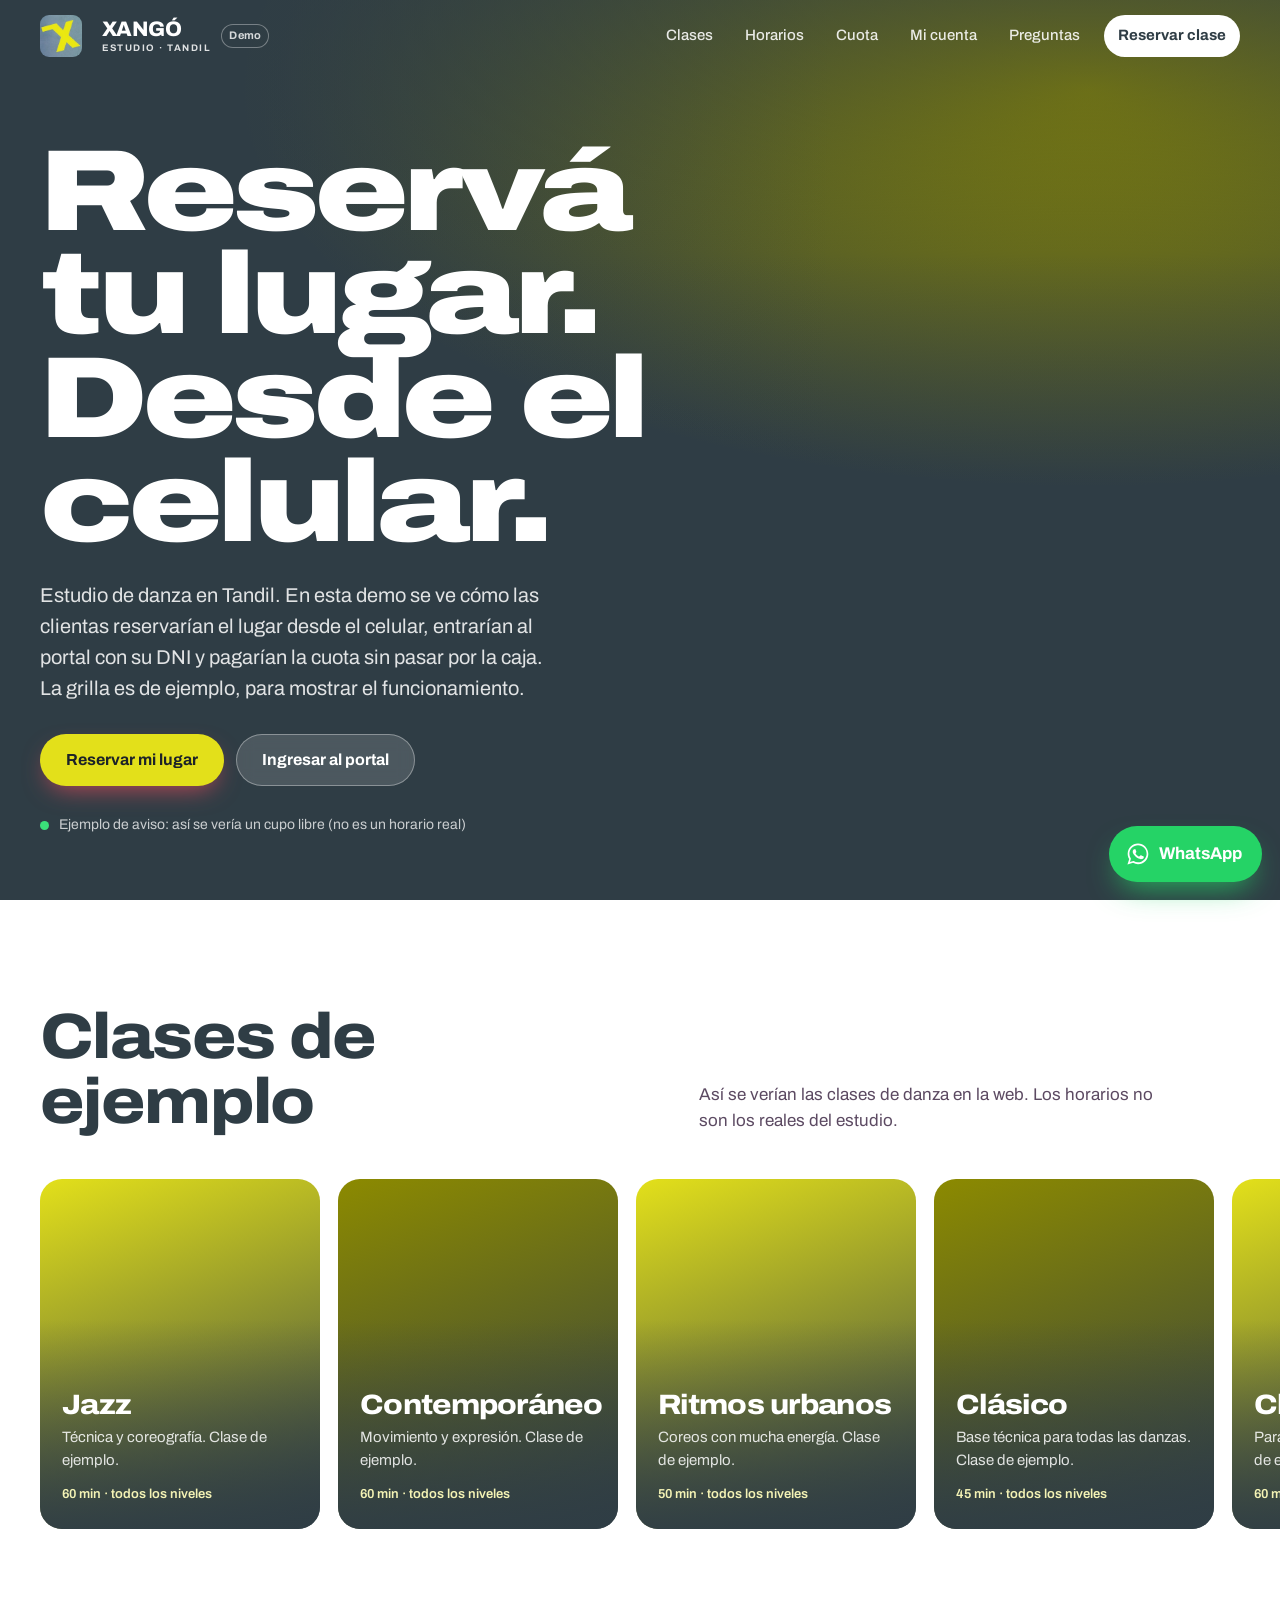
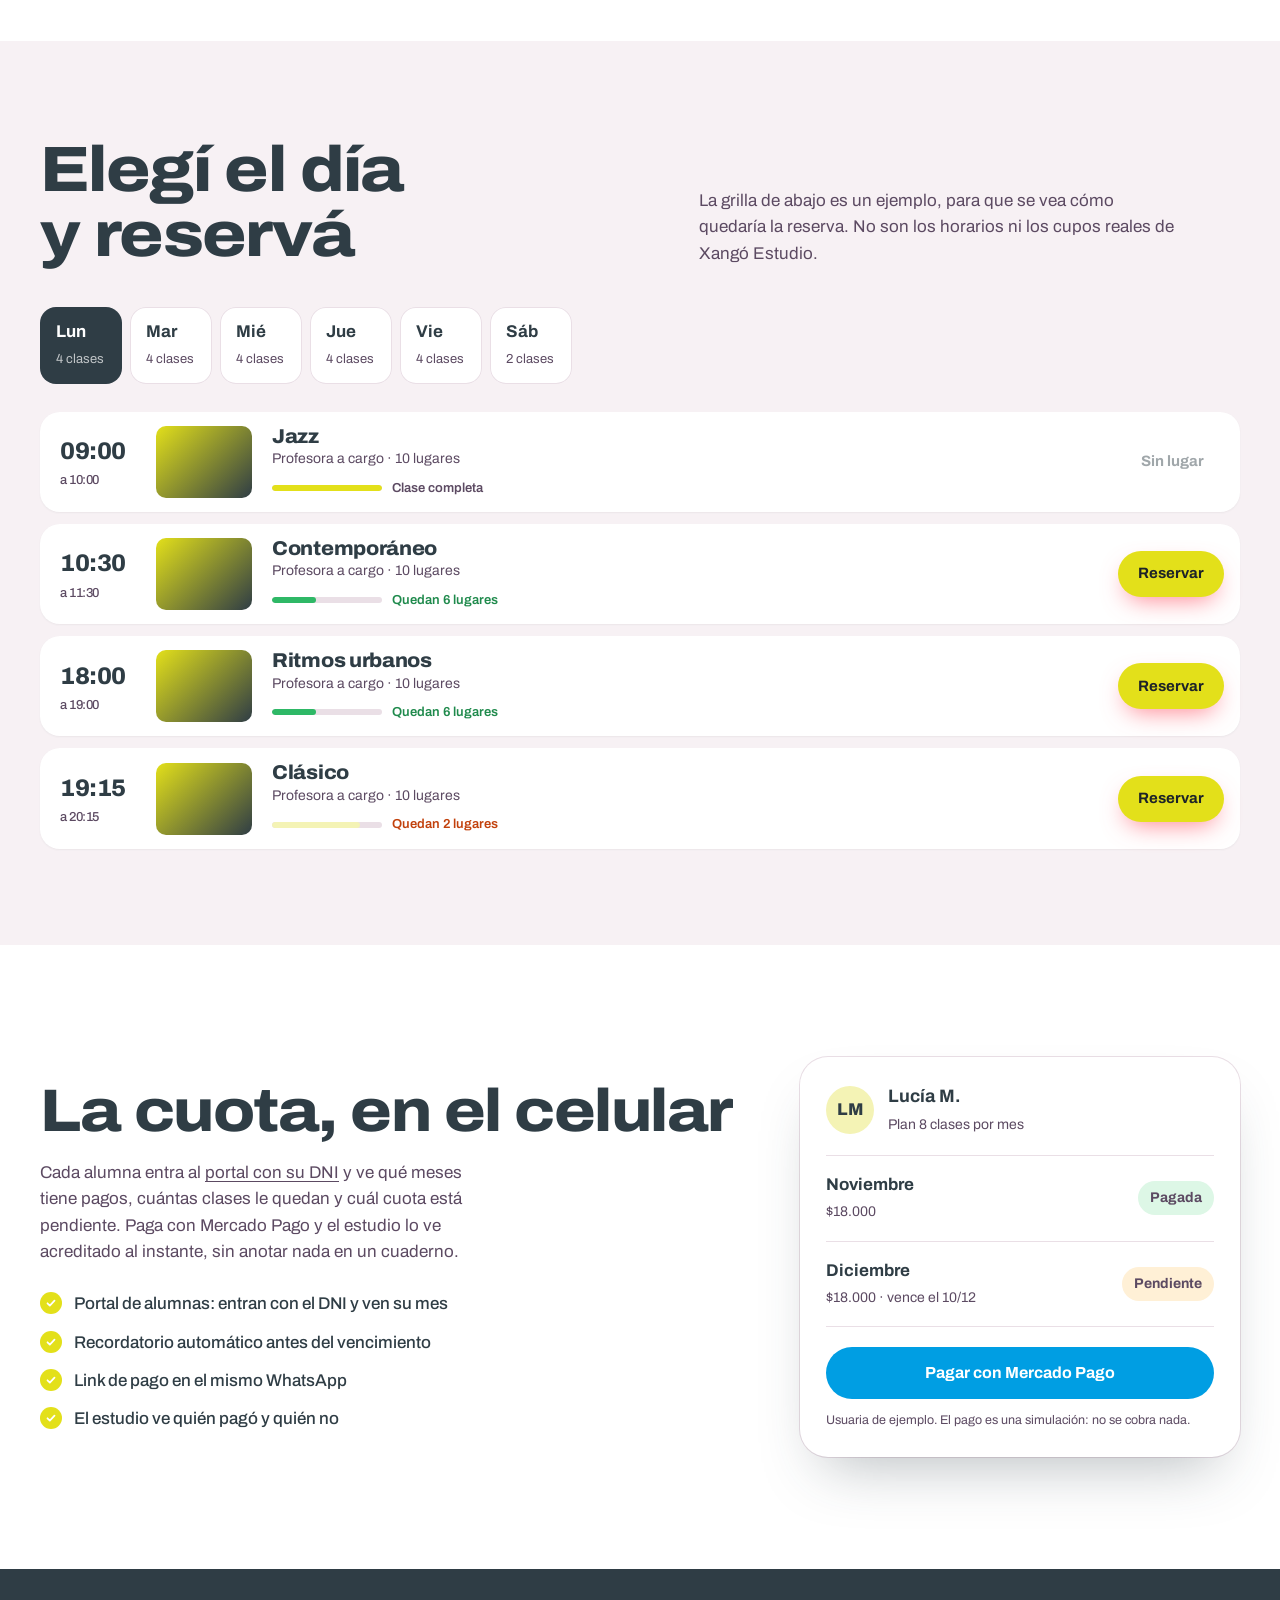
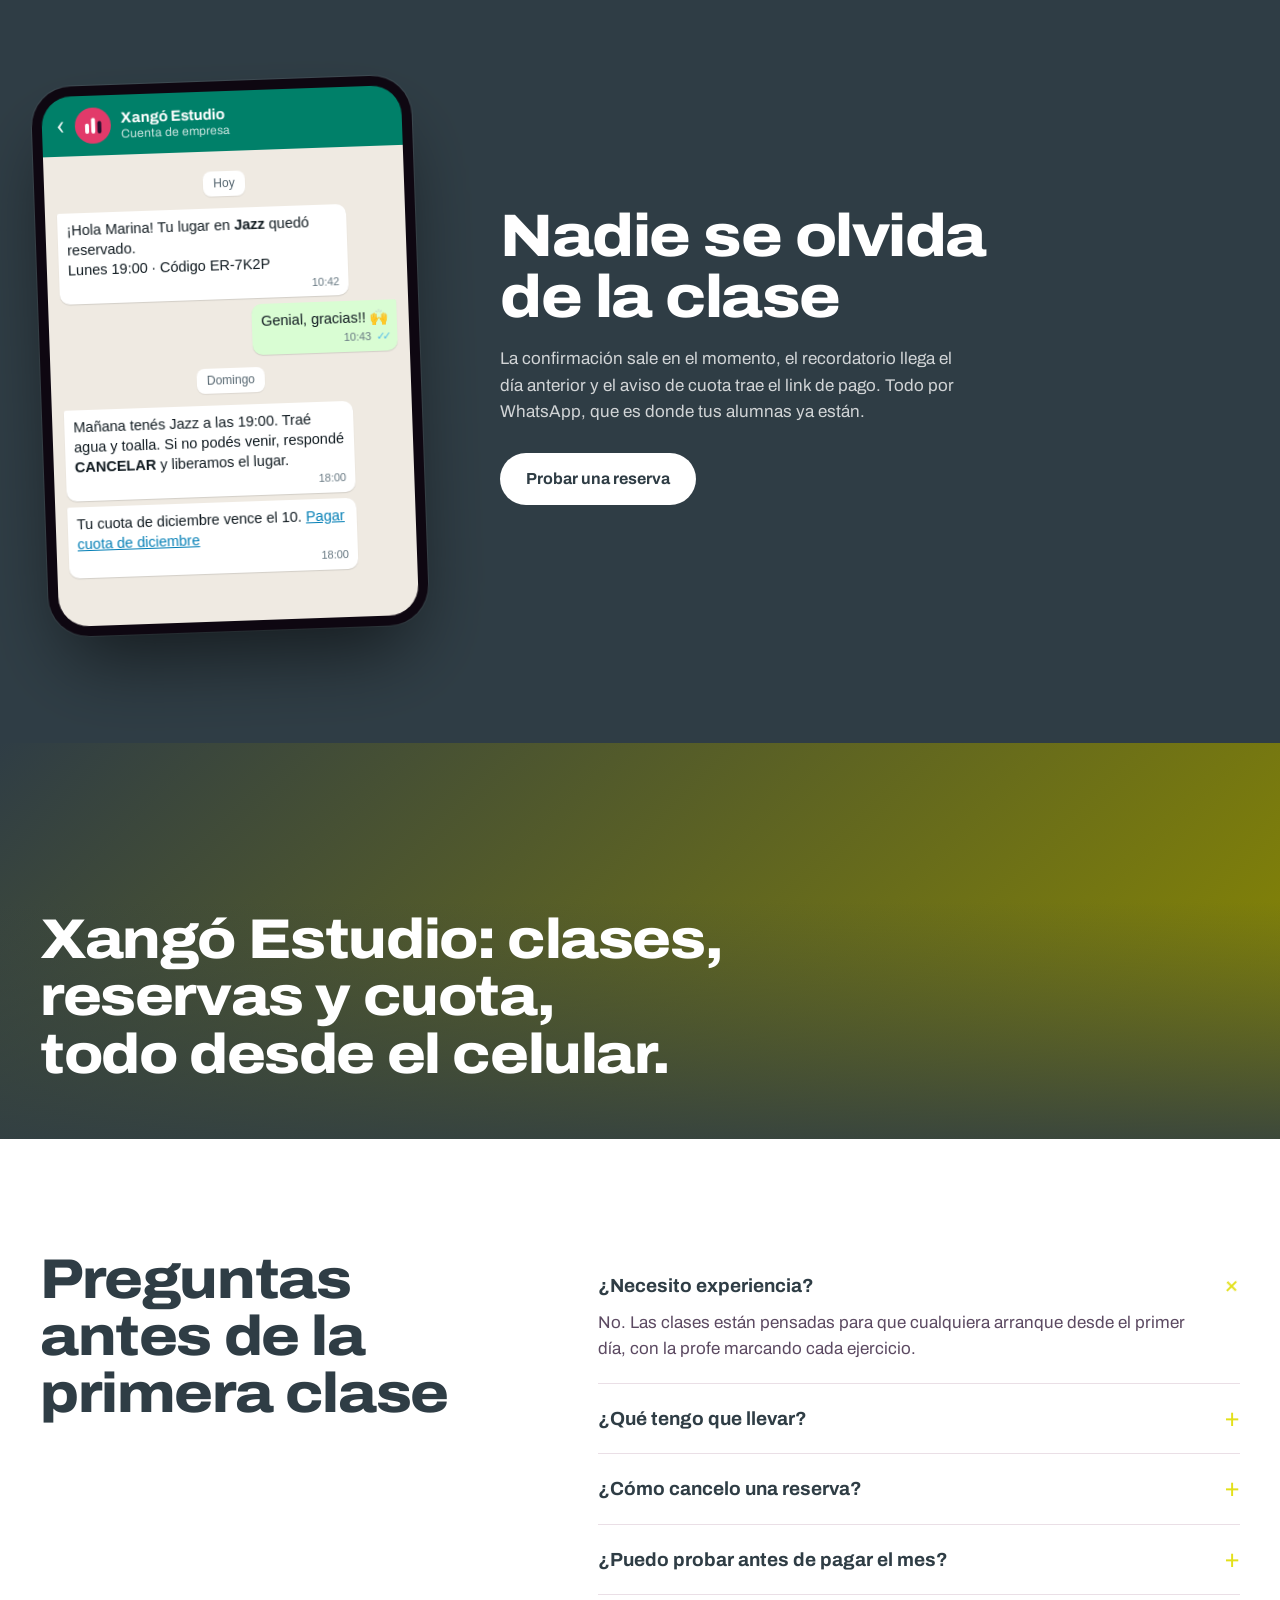
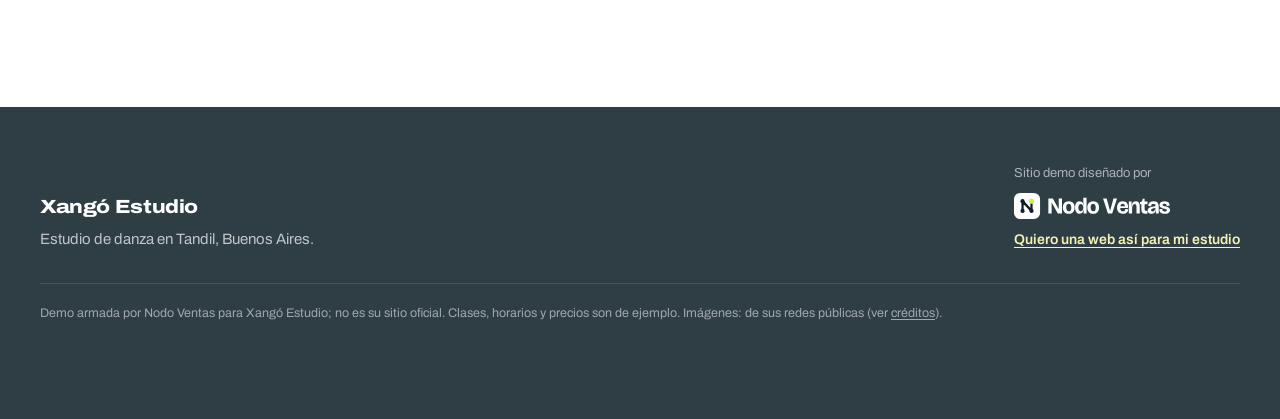
<file: index.html>
<!DOCTYPE html>
<html lang="es-AR">
<head>
  <meta charset="utf-8">
  <meta name="viewport" content="width=device-width, initial-scale=1, viewport-fit=cover">
  <title>Xangó Estudio · Tandil</title>
  <meta name="description" content="Demo de Nodo Ventas para Xangó Estudio, estudio de danza en Tandil: reserva desde el celular, portal y cuota. Horarios y precios de ejemplo.">
  <meta name="robots" content="noindex, nofollow">
  <meta name="theme-color" content="#2A1030">
  <link rel="icon" href="favicon.svg" type="image/svg+xml">
  <link rel="preconnect" href="https://fonts.googleapis.com">
  <link rel="preconnect" href="https://fonts.gstatic.com" crossorigin>
  <link href="https://fonts.googleapis.com/css2?family=Archivo:wdth,wght@62..125,400..900&display=swap" rel="stylesheet">
  <link rel="stylesheet" href="styles.css">
</head>
<body>
  <a class="skip" href="#contenido">Saltar al contenido</a>

  <header class="site-header" id="top">
    <div class="wrap header-inner">
      <a class="brand" href="#inicio" aria-label="Xangó Estudio, inicio">
        <img src="img/brand/logo.jpg" alt="Logo de Xangó Estudio" style="height:42px;width:42px;border-radius:9px;object-fit:cover;display:block;flex:none"><span class="brand-wordmark" aria-hidden="true" style="margin-left:10px"><span class="wm-name">Xangó</span><span class="wm-sub">Estudio · Tandil</span></span>
      </a>
      <a class="demo-tag" href="oferta/" title="Sitio demo hecho por Nodo Ventas">Demo</a>
      <button class="menu-btn" type="button" aria-expanded="false" aria-controls="nav" aria-label="Abrir menú"><span></span><span></span></button>
      <nav class="nav" id="nav">
        <a href="#clases">Clases</a>
        <a href="#horarios">Horarios</a>
        <a href="#cuota">Cuota</a>
        <a href="mi-cuenta/">Mi cuenta</a>
        <a href="#preguntas">Preguntas</a>
        <a class="nav-cta" href="#horarios">Reservar clase</a>
      </nav>
    </div>
  </header>

  <main id="contenido">
    <section class="hero" id="inicio">
      
      <div class="hero-shade" aria-hidden="true"></div>
      <div class="wrap hero-inner">
        <div class="hero-copy">
        <h1 class="hero-title"><span>Reservá tu lugar.</span> <span>Desde el celular.</span></h1>
        <p class="hero-lead">Estudio de danza en Tandil. En esta demo se ve cómo las clientas reservarían el lugar desde el celular, entrarían al portal con su DNI y pagarían la cuota sin pasar por la caja. La grilla es de ejemplo, para mostrar el funcionamiento.</p>
        <div class="hero-actions">
          <a class="btn btn-coral" href="#horarios">Reservar mi lugar</a>
          <a class="btn btn-glass" href="mi-cuenta/">Ingresar al portal</a>
        </div>
        <p class="hero-meta"><span class="live-dot" aria-hidden="true"></span> Ejemplo de aviso: así se vería un cupo libre (no es un horario real)</p>
        </div>
      </div>
    </section>

    <section class="clases" id="clases" aria-labelledby="clases-title">
      <div class="wrap section-head">
        <h2 id="clases-title">Clases de ejemplo</h2>
        <p>Así se verían las clases de danza en la web. Los horarios no son los reales del estudio.</p>
      </div>
      <div class="rail" tabindex="0" aria-label="Clases del estudio">
        <article class="class-tile">
          
          <div class="tile-copy"><h3>Jazz</h3><p>Técnica y coreografía. Clase de ejemplo.</p><span class="tile-meta">60 min · todos los niveles</span></div>
        </article>
        <article class="class-tile">
          
          <div class="tile-copy"><h3>Contemporáneo</h3><p>Movimiento y expresión. Clase de ejemplo.</p><span class="tile-meta">60 min · todos los niveles</span></div>
        </article>
        <article class="class-tile">
          
          <div class="tile-copy"><h3>Ritmos urbanos</h3><p>Coreos con mucha energía. Clase de ejemplo.</p><span class="tile-meta">50 min · todos los niveles</span></div>
        </article>
        <article class="class-tile">
          
          <div class="tile-copy"><h3>Clásico</h3><p>Base técnica para todas las danzas. Clase de ejemplo.</p><span class="tile-meta">45 min · todos los niveles</span></div>
        </article>
        <article class="class-tile">
          
          <div class="tile-copy"><h3>Clase inicial</h3><p>Para dar los primeros pasos. Clase de ejemplo.</p><span class="tile-meta">60 min · inicial</span></div>
        </article>
        <article class="class-tile">
          
          <div class="tile-copy"><h3>Elongación</h3><p>Flexibilidad y cuidado del cuerpo. Clase de ejemplo.</p><span class="tile-meta">45 min · todos los niveles</span></div>
        </article>
      </div>
    </section>

    <section class="horarios" id="horarios" aria-labelledby="horarios-title">
      <div class="wrap">
        <div class="section-head">
          <h2 id="horarios-title">Elegí el día y reservá</h2>
          <p>La grilla de abajo es un ejemplo, para que se vea cómo quedaría la reserva. No son los horarios ni los cupos reales de Xangó Estudio.</p>
        </div>
        <div class="days" role="tablist" aria-label="Día de la semana" id="days"></div>
        <div class="schedule" id="schedule" role="tabpanel" aria-live="polite"></div>
      </div>
    </section>

    <section class="cuota" id="cuota" aria-labelledby="cuota-title">
      <div class="wrap cuota-grid">
        <div class="cuota-copy">
          <h2 id="cuota-title">La cuota, en el celular</h2>
          <p>Cada alumna entra al <a href="mi-cuenta/">portal con su DNI</a> y ve qué meses tiene pagos, cuántas clases le quedan y cuál cuota está pendiente. Paga con Mercado Pago y el estudio lo ve acreditado al instante, sin anotar nada en un cuaderno.</p>
          <ul class="ticks">
            <li>Portal de alumnas: entran con el DNI y ven su mes</li>
            <li>Recordatorio automático antes del vencimiento</li>
            <li>Link de pago en el mismo WhatsApp</li>
            <li>El estudio ve quién pagó y quién no</li>
          </ul>
        </div>
        <div class="account" aria-label="Cuenta de alumna de ejemplo">
          <div class="account-head">
            <div class="avatar" aria-hidden="true">LM</div>
            <div><strong>Lucía M.</strong><span>Plan 8 clases por mes</span></div>
          </div>
          <div class="fee-row"><div><strong>Noviembre</strong><span>$18.000</span></div><span class="badge badge-ok">Pagada</span></div>
          <div class="fee-row" id="fee-dic"><div><strong>Diciembre</strong><span>$18.000 · vence el 10/12</span></div><span class="badge badge-pend" id="badge-dic">Pendiente</span></div>
          <button class="btn btn-mp" type="button" id="btn-mp">Pagar con Mercado Pago</button>
          <p class="fine-print">Usuaria de ejemplo. El pago es una simulación: no se cobra nada.</p>
        </div>
      </div>
    </section>

    <section class="avisos" aria-labelledby="avisos-title">
      <div class="wrap avisos-grid">
        <div class="phone" aria-hidden="true">
          <div class="wa-top"><span class="wa-back">‹</span><span class="wa-ava"><svg viewBox="0 0 64 64"><rect width="64" height="64" rx="32" fill="#E23A6A"/><rect x="18" y="28" width="7" height="18" rx="3.5" fill="#fff"/><rect x="29" y="18" width="7" height="28" rx="3.5" fill="#fff"/><rect x="40" y="24" width="7" height="22" rx="3.5" fill="#2A1030"/></svg></span><span class="wa-name"><b>Xangó Estudio</b><small>Cuenta de empresa</small></span></div>
          <div class="wa-body">
            <div class="wa-day">Hoy</div>
            <div class="bubble in"><p>¡Hola Marina! Tu lugar en <b>Jazz</b> quedó reservado.<br>Lunes 19:00 · Código ER-7K2P</p><time>10:42</time></div>
            <div class="bubble out"><p>Genial, gracias!! 🙌</p><time>10:43 <span class="ticks-blue">✓✓</span></time></div>
            <div class="wa-day">Domingo</div>
            <div class="bubble in"><p>Mañana tenés Jazz a las 19:00. Traé agua y toalla. Si no podés venir, respondé <b>CANCELAR</b> y liberamos el lugar.</p><time>18:00</time></div>
            <div class="bubble in"><p>Tu cuota de diciembre vence el 10. <span class="wa-link">Pagar cuota de diciembre</span></p><time>18:00</time></div>
          </div>
        </div>
        <div class="avisos-copy">
          <h2 id="avisos-title">Nadie se olvida de la clase</h2>
          <p>La confirmación sale en el momento, el recordatorio llega el día anterior y el aviso de cuota trae el link de pago. Todo por WhatsApp, que es donde tus alumnas ya están.</p>
          <a class="btn btn-ink" href="#horarios">Probar una reserva</a>
        </div>
      </div>
    </section>

    <section class="sala" aria-label="El estudio">
      
      <div class="wrap sala-copy">
        <h2>Xangó Estudio: clases, reservas y cuota, todo desde el celular.</h2>
      </div>
    </section>

    <section class="faq" id="preguntas" aria-labelledby="faq-title">
      <div class="wrap faq-grid">
        <h2 id="faq-title">Preguntas antes de la primera clase</h2>
        <div>
          <details open><summary>¿Necesito experiencia?</summary><p>No. Las clases están pensadas para que cualquiera arranque desde el primer día, con la profe marcando cada ejercicio.</p></details>
          <details><summary>¿Qué tengo que llevar?</summary><p>Zapatillas cómodas, ropa para moverte, agua y una toalla chica. Las colchonetas las pone el estudio.</p></details>
          <details><summary>¿Cómo cancelo una reserva?</summary><p>Respondé CANCELAR al WhatsApp de confirmación hasta 2 horas antes. El lugar se libera para otra alumna.</p></details>
          <details><summary>¿Puedo probar antes de pagar el mes?</summary><p>Sí, la primera clase es de prueba. Reservala como cualquier otra y avisanos que es tu primera vez.</p></details>
        </div>
      </div>
    </section>
  </main>

  <footer class="site-footer">
    <div class="wrap footer-grid">
      <div class="footer-brand">
        <span class="brand-name">Xangó Estudio</span>
        <p>Estudio de danza en Tandil, Buenos Aires.</p>
      </div>
      <div class="made-by">
        <span>Sitio demo diseñado por</span>
        <a href="oferta/" aria-label="Nodo Ventas, ver la oferta"><img src="img/nodo/nodo-ventas-logo-blanco.svg" alt="Nodo Ventas" width="150" height="25"></a>
        <a class="made-link" href="oferta/">Quiero una web así para mi estudio</a>
      </div>
    </div>
    <p class="wrap legal">Demo armada por Nodo Ventas para Xangó Estudio; no es su sitio oficial. Clases, horarios y precios son de ejemplo. Imágenes: de sus redes públicas (ver <a href="CREDITS.md">créditos</a>).</p>
  </footer>

  <a class="wa-float" href="https://wa.me/5491100000000?text=Hola%21%20Quiero%20reservar%20una%20clase%20de%20prueba" id="btn-wa" target="_blank" rel="noopener" aria-label="Escribir por WhatsApp">
    <svg viewBox="0 0 32 32" aria-hidden="true"><path fill="currentColor" d="M16 3C9 3 3.3 8.6 3.3 15.6c0 2.4.7 4.7 1.9 6.7L3 29l6.9-2.1c1.9 1 4 1.6 6.1 1.6 7 0 12.7-5.6 12.7-12.6S23 3 16 3zm0 23.2c-1.9 0-3.8-.5-5.4-1.5l-.4-.2-4.1 1.2 1.2-4-.3-.4a10.4 10.4 0 0 1-1.6-5.6C5.4 9.9 10.1 5.3 16 5.3s10.6 4.6 10.6 10.3S21.9 26.2 16 26.2zm5.8-7.7c-.3-.2-1.9-.9-2.2-1-.3-.1-.5-.2-.7.2-.2.3-.8 1-1 1.2-.2.2-.4.2-.7.1-.3-.2-1.3-.5-2.5-1.6-.9-.8-1.6-1.8-1.7-2.1-.2-.3 0-.5.1-.6l.5-.6c.2-.2.2-.3.3-.6.1-.2 0-.4 0-.6l-1-2.4c-.3-.6-.5-.5-.7-.5h-.6c-.2 0-.6.1-.9.4-.3.3-1.2 1.1-1.2 2.7s1.2 3.2 1.4 3.4c.2.2 2.4 3.6 5.8 5 2.9 1.1 3.4.9 4 .8.6-.1 1.9-.8 2.2-1.5.3-.8.3-1.4.2-1.5-.1-.2-.3-.3-.6-.4z"/></svg>
    <span>WhatsApp</span>
  </a>

  <div class="modal" id="modal-reserva" hidden>
    <div class="sheet" role="dialog" aria-modal="true" aria-labelledby="reserva-titulo">
      <button class="sheet-x" type="button" data-close aria-label="Cerrar">×</button>
      <div id="reserva-form">
        <h2 id="reserva-titulo">Reservar lugar</h2>
        <p class="class-resume" id="reserva-resumen"></p>
        <label for="nombre">Tu nombre</label>
        <input id="nombre" name="nombre" autocomplete="name" required placeholder="Marina López">
        <label for="whatsapp">Tu WhatsApp</label>
        <input id="whatsapp" name="whatsapp" inputmode="tel" autocomplete="tel" required placeholder="362 455-0000">
        <button class="btn btn-coral btn-block" type="button" id="btn-confirmar">Confirmar reserva</button>
        <p class="fine-print">Demo: los datos quedan solo en este celular y no se envía ningún mensaje.</p>
      </div>
      <div id="reserva-ok" hidden>
        <div class="ok-head">
          <span class="ok-check" aria-hidden="true"><svg viewBox="0 0 24 24"><path d="M5 12.5l4.2 4.2L19 7" fill="none" stroke="currentColor" stroke-width="2.6" stroke-linecap="round" stroke-linejoin="round"/></svg></span>
          <div><h2>Lugar reservado</h2><p class="class-resume" id="ok-resumen"></p></div>
        </div>
        <p class="wa-label">Este WhatsApp le llega a la alumna:</p>
        <div class="wa-mini">
          <div class="wa-top"><span class="wa-ava"><svg viewBox="0 0 64 64"><rect width="64" height="64" rx="32" fill="#E23A6A"/><rect x="18" y="28" width="7" height="18" rx="3.5" fill="#fff"/><rect x="29" y="18" width="7" height="28" rx="3.5" fill="#fff"/><rect x="40" y="24" width="7" height="22" rx="3.5" fill="#2A1030"/></svg></span><span class="wa-name"><b>Xangó Estudio</b><small>en línea</small></span></div>
          <div class="wa-body"><div class="bubble in" id="ok-wa"></div></div>
        </div>
        <button class="btn btn-ink btn-block" type="button" data-close>Listo</button>
      </div>
    </div>
  </div>

  <div class="modal" id="modal-pago" hidden>
    <div class="sheet" role="dialog" aria-modal="true" aria-labelledby="pago-titulo">
      <button class="sheet-x" type="button" data-close aria-label="Cerrar">×</button>
      <div id="pago-form">
        <h2 id="pago-titulo">Cuota de diciembre</h2>
        <p class="pay-amount">$18.000</p>
        <p class="class-resume">Plan 8 clases · Xangó Estudio</p>
        <fieldset class="pay-methods">
          <legend>Medio de pago</legend>
          <label><input type="radio" name="pm" checked> Dinero en cuenta de Mercado Pago</label>
          <label><input type="radio" name="pm"> Tarjeta de débito o crédito</label>
        </fieldset>
        <button class="btn btn-mp btn-block" type="button" id="btn-pagar">Pagar $18.000</button>
        <p class="fine-print">Simulación de demo: no se abre un checkout real ni se cobra nada.</p>
      </div>
      <div id="pago-ok" hidden>
        <div class="ok-head">
          <span class="ok-check" aria-hidden="true"><svg viewBox="0 0 24 24"><path d="M5 12.5l4.2 4.2L19 7" fill="none" stroke="currentColor" stroke-width="2.6" stroke-linecap="round" stroke-linejoin="round"/></svg></span>
          <div><h2>Pago aprobado</h2><p class="class-resume">Diciembre quedó acreditado en tu cuenta.</p></div>
        </div>
        <button class="btn btn-ink btn-block" type="button" data-close>Volver</button>
      </div>
    </div>
  </div>

  <script src="app.js"></script>
</body>
</html>
</file>
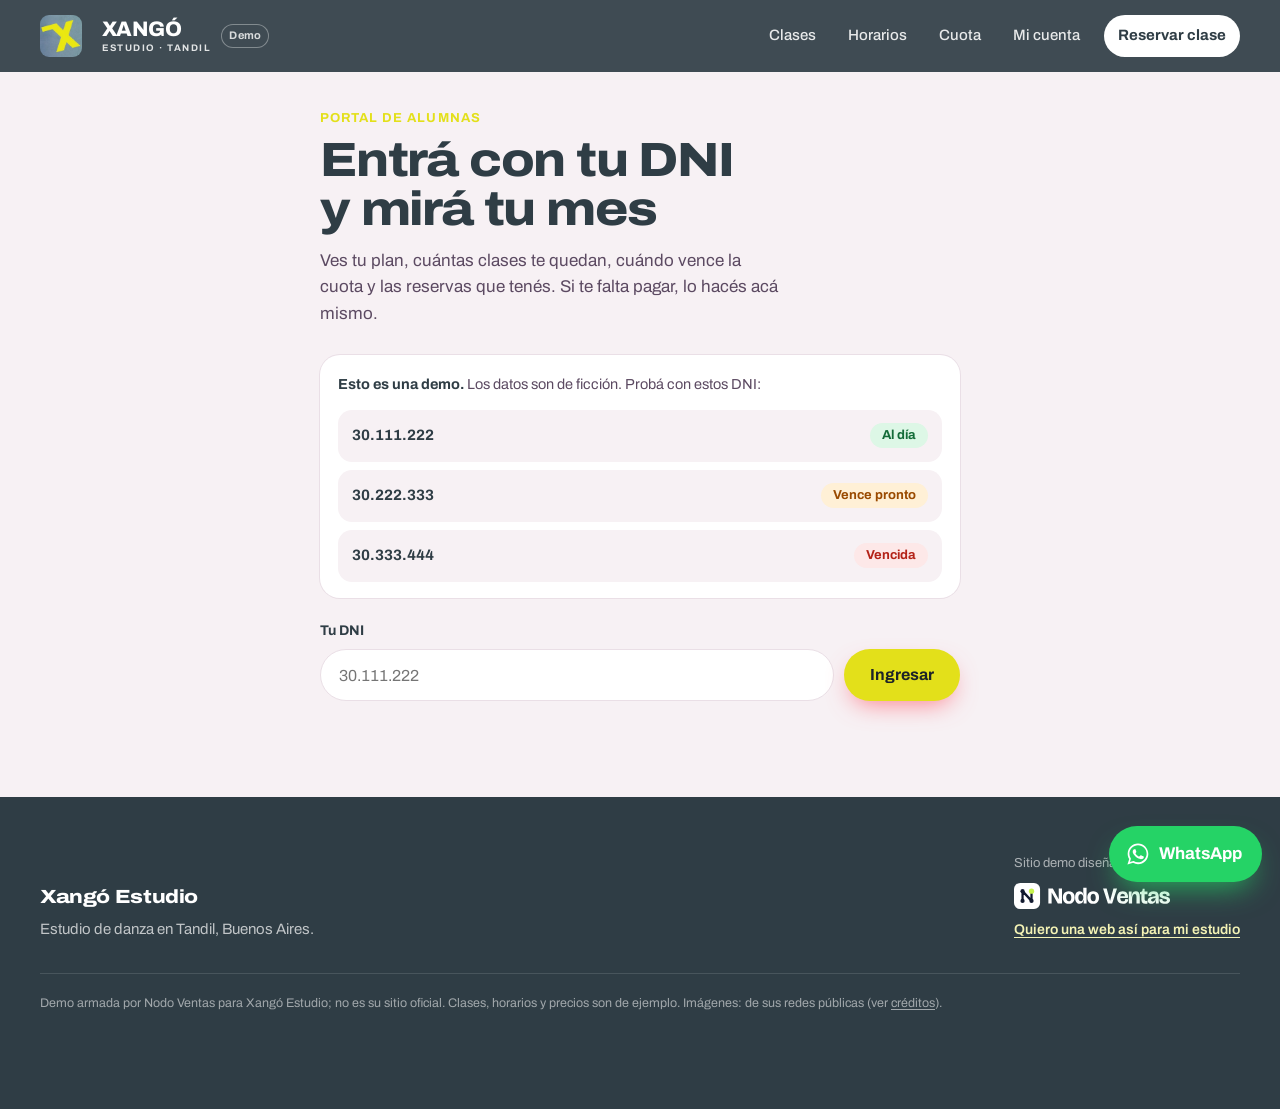
<file: mi-cuenta/index.html>
<!DOCTYPE html>
<html lang="es-AR">
<head>
  <meta charset="utf-8">
  <meta name="viewport" content="width=device-width, initial-scale=1, viewport-fit=cover">
  <title>Portal de alumnas · Xangó Estudio</title>
  <meta name="description" content="Entrá con tu DNI y mirá tu plan, cuántas clases te quedan, cuándo vence la cuota y tus reservas. Sitio demo creado por Nodo Ventas.">
  <meta name="robots" content="noindex, nofollow">
  <meta name="theme-color" content="#2A1030">
  <link rel="icon" href="../favicon.svg" type="image/svg+xml">
  <link rel="preconnect" href="https://fonts.googleapis.com">
  <link rel="preconnect" href="https://fonts.gstatic.com" crossorigin>
  <link href="https://fonts.googleapis.com/css2?family=Archivo:wdth,wght@62..125,400..900&display=swap" rel="stylesheet">
  <link rel="stylesheet" href="../styles.css">
  <link rel="stylesheet" href="portal.css">
</head>
<body class="subpage">
  <a class="skip" href="#contenido">Saltar al contenido</a>

  <header class="site-header solid" id="top">
    <div class="wrap header-inner">
      <a class="brand" href="../" aria-label="Xangó Estudio, inicio">
        <img src="../img/brand/logo.jpg" alt="Logo de Xangó Estudio" style="height:42px;width:42px;border-radius:9px;object-fit:cover;display:block;flex:none"><span class="brand-wordmark" aria-hidden="true" style="margin-left:10px"><span class="wm-name">Xangó</span><span class="wm-sub">Estudio · Tandil</span></span>
      </a>
      <a class="demo-tag" href="../oferta/" title="Sitio demo hecho por Nodo Ventas">Demo</a>
      <button class="menu-btn" type="button" aria-expanded="false" aria-controls="nav" aria-label="Abrir menú"><span></span><span></span></button>
      <nav class="nav" id="nav">
        <a href="../#clases">Clases</a>
        <a href="../#horarios">Horarios</a>
        <a href="../#cuota">Cuota</a>
        <a href="./" aria-current="page">Mi cuenta</a>
        <a class="nav-cta" href="../#horarios">Reservar clase</a>
      </nav>
    </div>
  </header>

  <main id="contenido" class="portal">
    <div class="wrap portal-wrap">
      <p class="portal-kicker">Portal de alumnas</p>
      <h1>Entrá con tu DNI y mirá tu mes</h1>
      <p class="portal-lead">Ves tu plan, cuántas clases te quedan, cuándo vence la cuota y las reservas que tenés. Si te falta pagar, lo hacés acá mismo.</p>

      <aside class="demo-banner" aria-label="Datos de la demo">
        <p><strong>Esto es una demo.</strong> Los datos son de ficción. Probá con estos DNI:</p>
        <div class="dni-hints">
          <button type="button" class="hint" data-dni="30111222">30.111.222 <span class="badge badge-ok">Al día</span></button>
          <button type="button" class="hint" data-dni="30222333">30.222.333 <span class="badge badge-pend">Vence pronto</span></button>
          <button type="button" class="hint" data-dni="30333444">30.333.444 <span class="badge badge-late">Vencida</span></button>
        </div>
      </aside>

      <form id="login-form" class="dni-form">
        <label for="dni">Tu DNI</label>
        <div class="dni-row">
          <input id="dni" name="dni" inputmode="numeric" autocomplete="off" required placeholder="30.111.222" aria-describedby="dni-error">
          <button class="btn btn-coral" type="submit">Ingresar</button>
        </div>
        <p class="form-error" id="dni-error" hidden>No encontramos ese DNI. En la demo usá uno de los tres de arriba.</p>
      </form>

      <section id="account-panel" class="account portal-account" hidden aria-live="polite"></section>
    </div>
  </main>

  <footer class="site-footer">
    <div class="wrap footer-grid">
      <div class="footer-brand">
        <span class="brand-name">Xangó Estudio</span>
        <p>Estudio de danza en Tandil, Buenos Aires.</p>
      </div>
      <div class="made-by">
        <span>Sitio demo diseñado por</span>
        <a href="../oferta/" aria-label="Nodo Ventas, ver la oferta"><img src="../img/nodo/nodo-ventas-logo-blanco.svg" alt="Nodo Ventas" width="150" height="25"></a>
        <a class="made-link" href="../oferta/">Quiero una web así para mi estudio</a>
      </div>
    </div>
    <p class="wrap legal">Demo armada por Nodo Ventas para Xangó Estudio; no es su sitio oficial. Clases, horarios y precios son de ejemplo. Imágenes: de sus redes públicas (ver <a href="../CREDITS.md">créditos</a>).</p>
  </footer>

  <a class="wa-float" href="https://wa.me/5491100000000?text=Hola%21%20Quiero%20reservar%20una%20clase%20de%20prueba" target="_blank" rel="noopener" aria-label="Escribir por WhatsApp">
    <svg viewBox="0 0 32 32" aria-hidden="true"><path fill="currentColor" d="M16 3C9 3 3.3 8.6 3.3 15.6c0 2.4.7 4.7 1.9 6.7L3 29l6.9-2.1c1.9 1 4 1.6 6.1 1.6 7 0 12.7-5.6 12.7-12.6S23 3 16 3zm0 23.2c-1.9 0-3.8-.5-5.4-1.5l-.4-.2-4.1 1.2 1.2-4-.3-.4a10.4 10.4 0 0 1-1.6-5.6C5.4 9.9 10.1 5.3 16 5.3s10.6 4.6 10.6 10.3S21.9 26.2 16 26.2zm5.8-7.7c-.3-.2-1.9-.9-2.2-1-.3-.1-.5-.2-.7.2-.2.3-.8 1-1 1.2-.2.2-.4.2-.7.1-.3-.2-1.3-.5-2.5-1.6-.9-.8-1.6-1.8-1.7-2.1-.2-.3 0-.5.1-.6l.5-.6c.2-.2.2-.3.3-.6.1-.2 0-.4 0-.6l-1-2.4c-.3-.6-.5-.5-.7-.5h-.6c-.2 0-.6.1-.9.4-.3.3-1.2 1.1-1.2 2.7s1.2 3.2 1.4 3.4c.2.2 2.4 3.6 5.8 5 2.9 1.1 3.4.9 4 .8.6-.1 1.9-.8 2.2-1.5.3-.8.3-1.4.2-1.5-.1-.2-.3-.3-.6-.4z"/></svg>
    <span>WhatsApp</span>
  </a>

  <div class="modal" id="modal-pago" hidden>
    <div class="sheet" role="dialog" aria-modal="true" aria-labelledby="pago-titulo">
      <button class="sheet-x" type="button" data-close aria-label="Cerrar">×</button>
      <div id="pago-form">
        <h2 id="pago-titulo">Cuota de noviembre</h2>
        <p class="pay-amount">$18.000</p>
        <p class="class-resume" id="pago-resumen">Plan 8 clases · Xangó Estudio</p>
        <fieldset class="pay-methods">
          <legend>Medio de pago</legend>
          <label><input type="radio" name="pm" checked> Dinero en cuenta de Mercado Pago</label>
          <label><input type="radio" name="pm"> Tarjeta de débito o crédito</label>
        </fieldset>
        <button class="btn btn-mp btn-block" type="button" id="btn-pagar">Pagar $18.000</button>
        <p class="fine-print">Simulación de demo: no se abre un checkout real ni se cobra nada.</p>
      </div>
      <div id="pago-ok" hidden>
        <div class="ok-head">
          <span class="ok-check" aria-hidden="true"><svg viewBox="0 0 24 24"><path d="M5 12.5l4.2 4.2L19 7" fill="none" stroke="currentColor" stroke-width="2.6" stroke-linecap="round" stroke-linejoin="round"/></svg></span>
          <div><h2>Pago aprobado</h2><p class="class-resume">La cuota quedó acreditada en tu cuenta.</p></div>
        </div>
        <button class="btn btn-ink btn-block" type="button" data-close>Volver</button>
      </div>
    </div>
  </div>

  <script src="portal.js"></script>
</body>
</html>
</file>
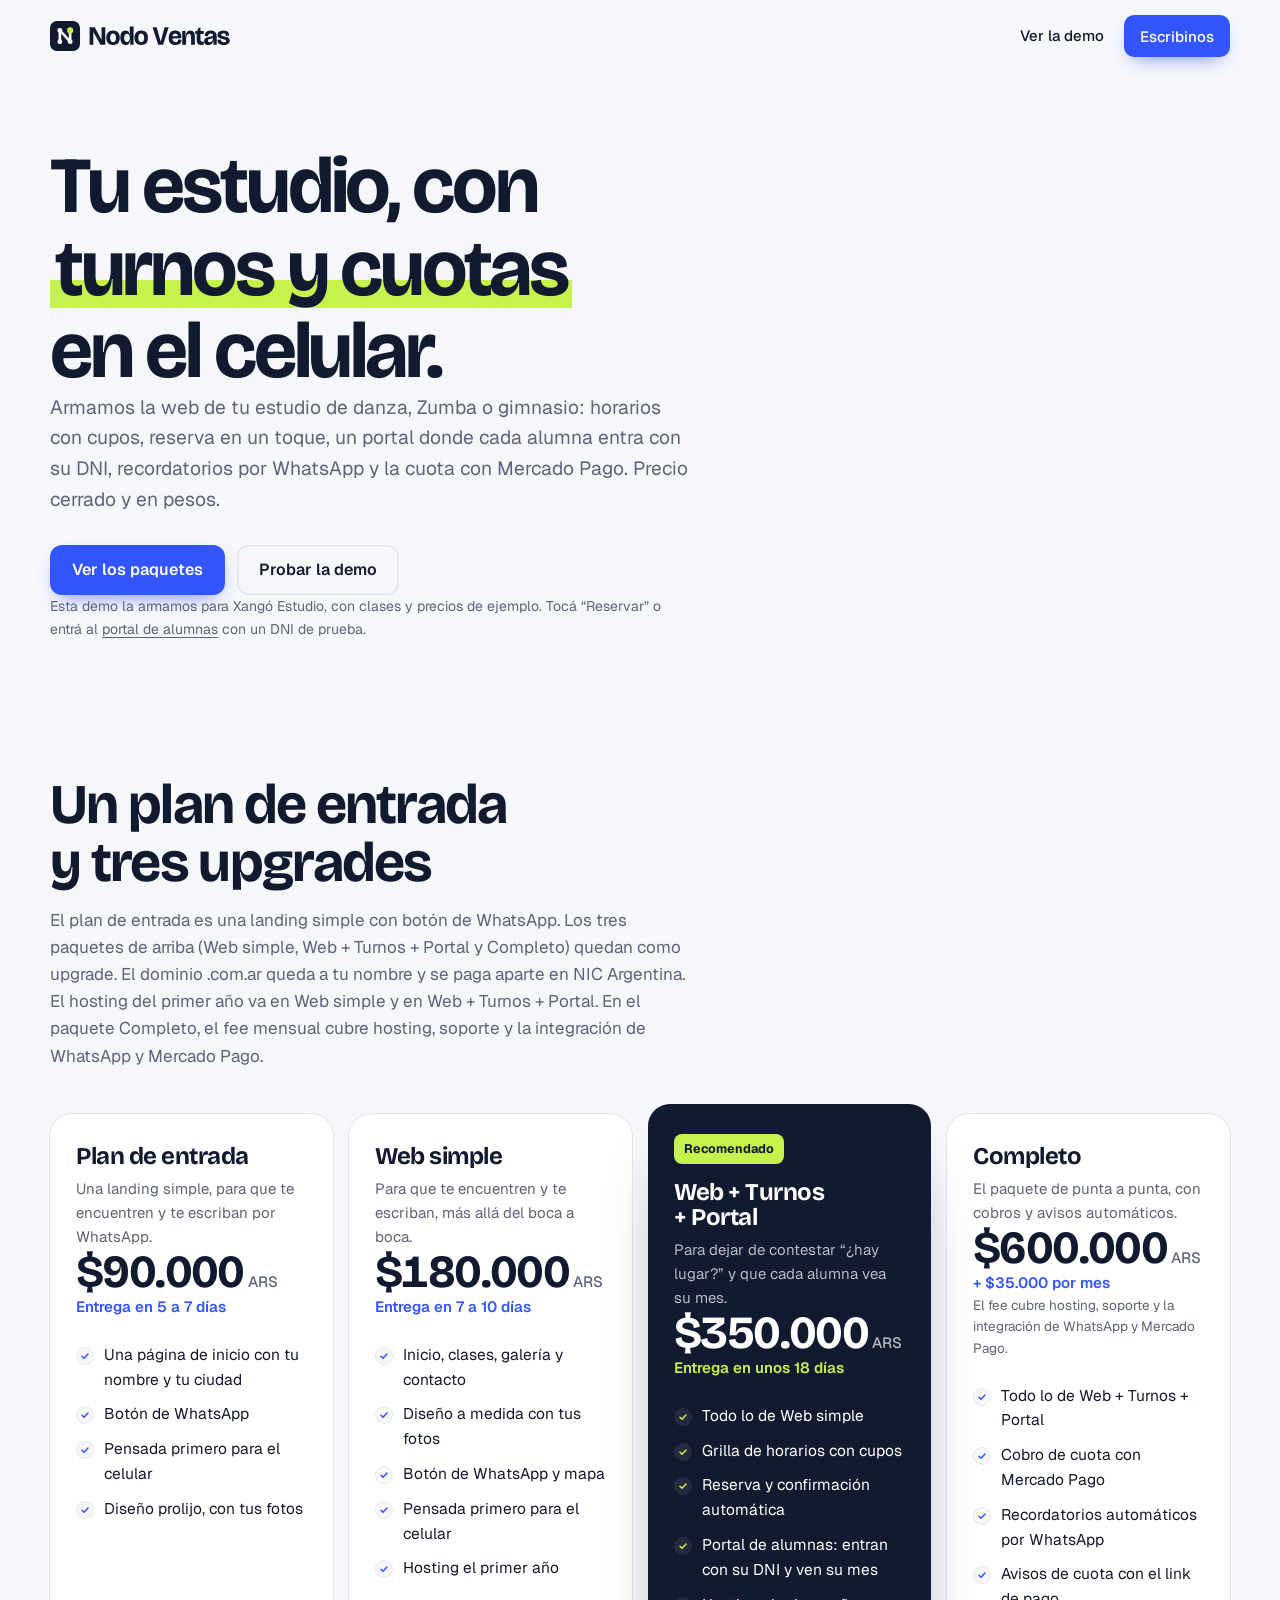
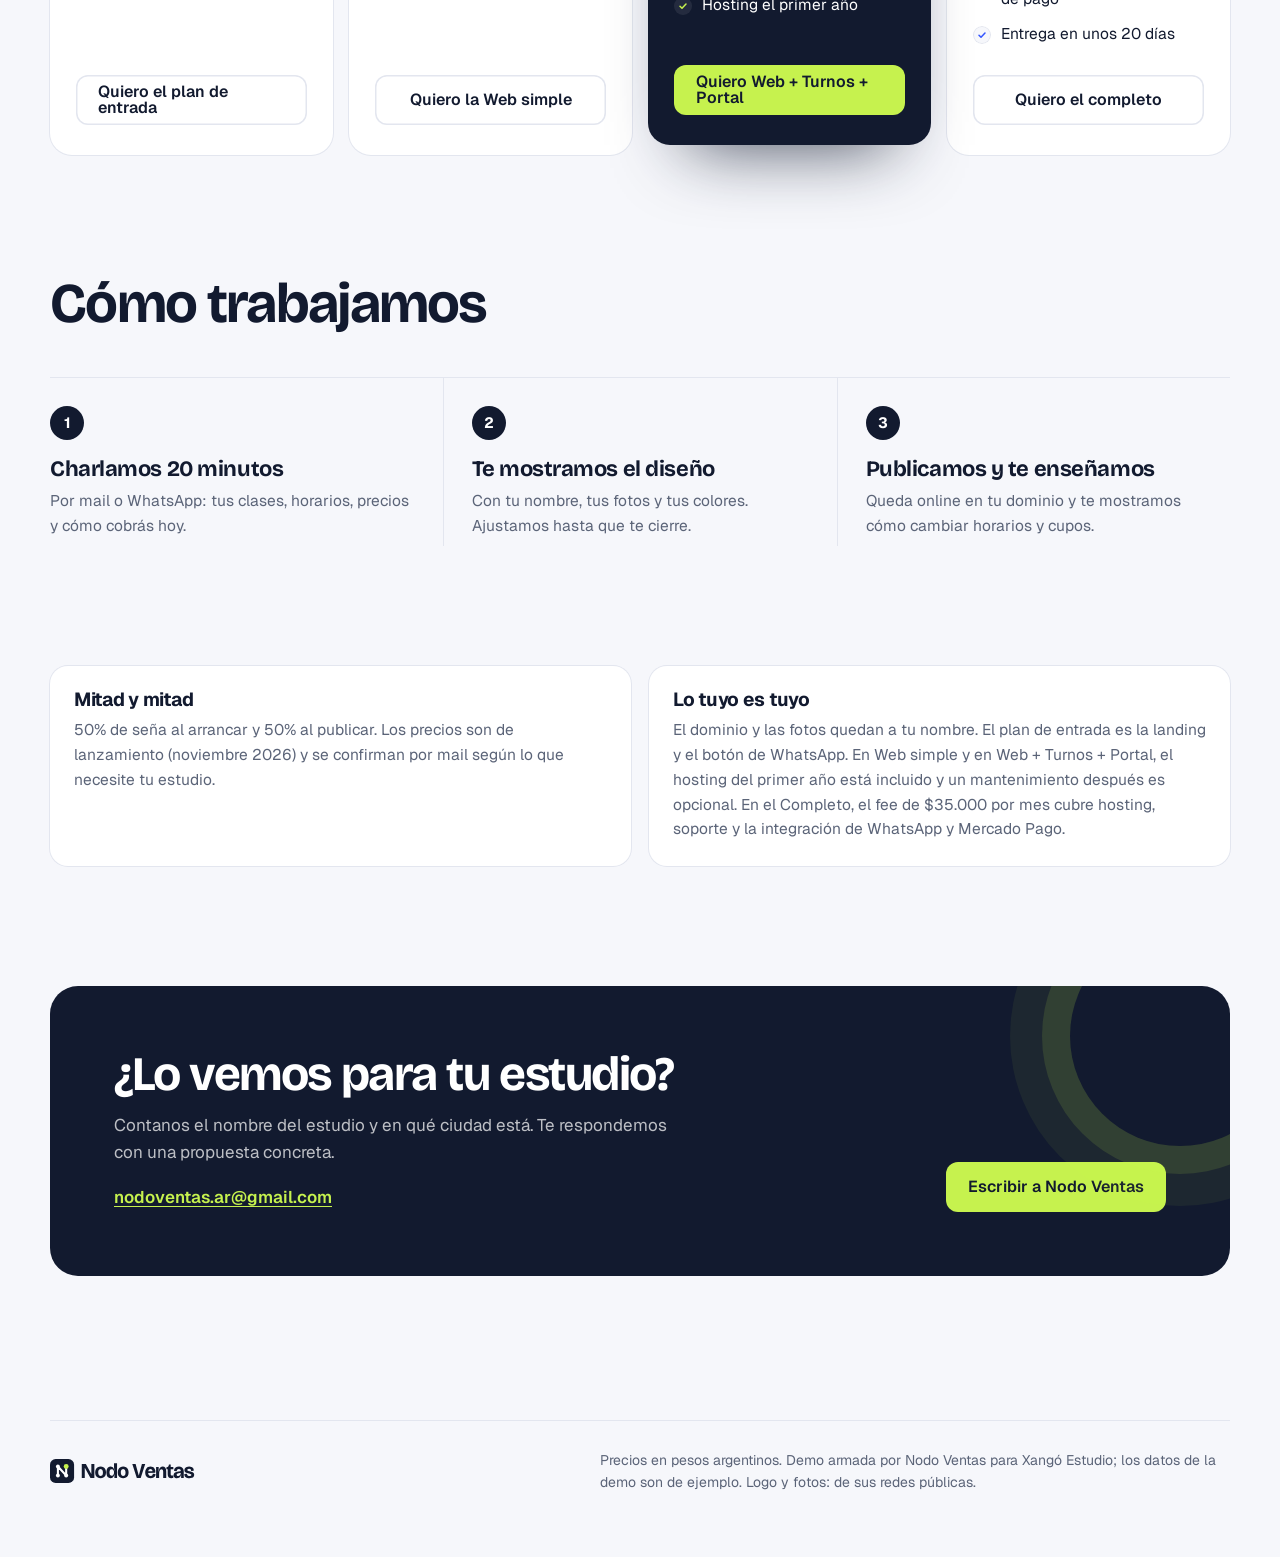
<file: oferta/index.html>
<!DOCTYPE html>
<html lang="es-AR">
<head>
  <meta charset="utf-8">
  <meta name="viewport" content="width=device-width, initial-scale=1">
  <title>Webs con turnos y cobros para estudios · Nodo Ventas</title>
  <meta name="description" content="Nodo Ventas arma webs para estudios de danza, Zumba, yoga, pilates, academias y centros de belleza: landing de entrada, horarios, reserva, portal de alumnas, recordatorios por WhatsApp y cuota con Mercado Pago.">
  <meta name="robots" content="noindex, nofollow">
  <meta name="theme-color" content="#F6F7FB">
  <link rel="icon" href="../img/nodo/favicon.svg" type="image/svg+xml">
  <link rel="preconnect" href="https://fonts.googleapis.com">
  <link rel="preconnect" href="https://fonts.gstatic.com" crossorigin>
  <link href="https://fonts.googleapis.com/css2?family=Bricolage+Grotesque:opsz,wght@12..96,600..800&family=Geist:wght@400..700&display=swap" rel="stylesheet">
  <link rel="stylesheet" href="../nodo.css">
</head>
<body class="nv">
  <header class="nv-header">
    <div class="nv-wrap">
      <a class="nv-logo" href="./"><img src="../img/nodo/nodo-ventas-logo.svg" alt="Nodo Ventas" width="182" height="30"></a>
      <nav class="nv-nav">
        <a class="nv-hide-sm" href="../">Ver la demo</a>
        <a class="nv-btn nv-btn-primary" href="mailto:nodoventas.ar@gmail.com?subject=Quiero%20una%20web%20para%20mi%20estudio">Escribinos</a>
      </nav>
    </div>
  </header>

  <main>
    <section class="nv-hero">
      <div class="nv-wrap">
        <div>
          <h1>Tu estudio, con <span class="nv-mark">turnos y cuotas</span> en el celular.</h1>
          <p class="nv-lead">Armamos la web de tu estudio de danza, Zumba o gimnasio: horarios con cupos, reserva en un toque, un portal donde cada alumna entra con su DNI, recordatorios por WhatsApp y la cuota con Mercado Pago. Precio cerrado y en pesos.</p>
          <div class="nv-cta-row">
            <a class="nv-btn nv-btn-primary" href="#paquetes">Ver los paquetes</a>
            <a class="nv-btn nv-btn-line" href="../">Probar la demo</a>
          </div>
          <p class="nv-note">Esta demo la armamos para Xangó Estudio, con clases y precios de ejemplo. Tocá “Reservar” o entrá al <a href="../mi-cuenta/">portal de alumnas</a> con un DNI de prueba.</p>
        </div>
        
      </div>
    </section>

    <section class="nv-section" id="paquetes">
      <div class="nv-wrap">
        <div class="nv-head">
          <h2>Un plan de entrada y tres upgrades</h2>
          <p>El plan de entrada es una landing simple con botón de WhatsApp. Los tres paquetes de arriba (Web simple, Web + Turnos + Portal y Completo) quedan como upgrade. El dominio .com.ar queda a tu nombre y se paga aparte en NIC Argentina. El hosting del primer año va en Web simple y en Web + Turnos + Portal. En el paquete Completo, el fee mensual cubre hosting, soporte y la integración de WhatsApp y Mercado Pago.</p>
        </div>
        <div class="nv-plans">
          <article class="nv-plan">
            <h3>Plan de entrada</h3>
            <p class="nv-for">Una landing simple, para que te encuentren y te escriban por WhatsApp.</p>
            <p class="nv-price">$90.000<small>ARS</small></p>
            <p class="nv-fee">Entrega en 5 a 7 días</p>
            <ul>
              <li>Una página de inicio con tu nombre y tu ciudad</li>
              <li>Botón de WhatsApp</li>
              <li>Pensada primero para el celular</li>
              <li>Diseño prolijo, con tus fotos</li>
            </ul>
            <a class="nv-btn nv-btn-line" href="mailto:nodoventas.ar@gmail.com?subject=Plan%20de%20entrada">Quiero el plan de entrada</a>
          </article>
          <article class="nv-plan">
            <h3>Web simple</h3>
            <p class="nv-for">Para que te encuentren y te escriban, más allá del boca a boca.</p>
            <p class="nv-price">$180.000<small>ARS</small></p>
            <p class="nv-fee">Entrega en 7 a 10 días</p>
            <ul>
              <li>Inicio, clases, galería y contacto</li>
              <li>Diseño a medida con tus fotos</li>
              <li>Botón de WhatsApp y mapa</li>
              <li>Pensada primero para el celular</li>
              <li>Hosting el primer año</li>
            </ul>
            <a class="nv-btn nv-btn-line" href="mailto:nodoventas.ar@gmail.com?subject=Paquete%20Web%20simple">Quiero la Web simple</a>
          </article>
          <article class="nv-plan nv-featured">
            <span class="nv-flag">Recomendado</span>
            <h3>Web + Turnos + Portal</h3>
            <p class="nv-for">Para dejar de contestar “¿hay lugar?” y que cada alumna vea su mes.</p>
            <p class="nv-price">$350.000<small>ARS</small></p>
            <p class="nv-fee">Entrega en unos 18 días</p>
            <ul>
              <li>Todo lo de Web simple</li>
              <li>Grilla de horarios con cupos</li>
              <li>Reserva y confirmación automática</li>
              <li>Portal de alumnas: entran con su DNI y ven su mes</li>
              <li>Hosting el primer año</li>
            </ul>
            <a class="nv-btn nv-btn-lime" href="mailto:nodoventas.ar@gmail.com?subject=Paquete%20Web%20%2B%20Turnos%20%2B%20Portal">Quiero Web + Turnos + Portal</a>
          </article>
          <article class="nv-plan">
            <h3>Completo</h3>
            <p class="nv-for">El paquete de punta a punta, con cobros y avisos automáticos.</p>
            <p class="nv-price">$600.000<small>ARS</small></p>
            <p class="nv-fee">+ $35.000 por mes</p>
            <p class="nv-fee-note">El fee cubre hosting, soporte y la integración de WhatsApp y Mercado Pago.</p>
            <ul>
              <li>Todo lo de Web + Turnos + Portal</li>
              <li>Cobro de cuota con Mercado Pago</li>
              <li>Recordatorios automáticos por WhatsApp</li>
              <li>Avisos de cuota con el link de pago</li>
              <li>Entrega en unos 20 días</li>
            </ul>
            <a class="nv-btn nv-btn-line" href="mailto:nodoventas.ar@gmail.com?subject=Paquete%20Completo">Quiero el completo</a>
          </article>
        </div>
      </div>
    </section>

    <section class="nv-section" style="padding-top:24px">
      <div class="nv-wrap">
        <div class="nv-head"><h2>Cómo trabajamos</h2></div>
        <div class="nv-steps">
          <div class="nv-step"><h3>Charlamos 20 minutos</h3><p>Por mail o WhatsApp: tus clases, horarios, precios y cómo cobrás hoy.</p></div>
          <div class="nv-step"><h3>Te mostramos el diseño</h3><p>Con tu nombre, tus fotos y tus colores. Ajustamos hasta que te cierre.</p></div>
          <div class="nv-step"><h3>Publicamos y te enseñamos</h3><p>Queda online en tu dominio y te mostramos cómo cambiar horarios y cupos.</p></div>
        </div>
      </div>
    </section>

    <section class="nv-section" style="padding-top:24px">
      <div class="nv-wrap nv-terms">
        <div class="nv-term"><h3>Mitad y mitad</h3><p>50% de seña al arrancar y 50% al publicar. Los precios son de lanzamiento (noviembre 2026) y se confirman por mail según lo que necesite tu estudio.</p></div>
        <div class="nv-term"><h3>Lo tuyo es tuyo</h3><p>El dominio y las fotos quedan a tu nombre. El plan de entrada es la landing y el botón de WhatsApp. En Web simple y en Web + Turnos + Portal, el hosting del primer año está incluido y un mantenimiento después es opcional. En el Completo, el fee de $35.000 por mes cubre hosting, soporte y la integración de WhatsApp y Mercado Pago.</p></div>
      </div>
    </section>

    <section class="nv-section" style="padding-top:24px">
      <div class="nv-wrap">
        <div class="nv-cta">
          <div>
            <h2>¿Lo vemos para tu estudio?</h2>
            <p>Contanos el nombre del estudio y en qué ciudad está. Te respondemos con una propuesta concreta.</p>
            <a class="nv-mail" href="mailto:nodoventas.ar@gmail.com">nodoventas.ar@gmail.com</a>
          </div>
          <a class="nv-btn nv-btn-lime" href="mailto:nodoventas.ar@gmail.com?subject=Quiero%20una%20web%20para%20mi%20estudio">Escribir a Nodo Ventas</a>
        </div>
      </div>
    </section>
  </main>

  <footer class="nv-footer">
    <div class="nv-wrap">
      <img src="../img/nodo/nodo-ventas-logo.svg" alt="Nodo Ventas" width="146" height="24">
      <p class="nv-disclaimer">Precios en pesos argentinos. Demo armada por Nodo Ventas para Xangó Estudio; los datos de la demo son de ejemplo. Logo y fotos: de sus redes públicas.</p>
    </div>
  </footer>
  <script>
    const h = document.querySelector(".nv-header");
    addEventListener("scroll", () => h.classList.toggle("scrolled", scrollY > 8), { passive: true });
  </script>
</body>
</html>
</file>
<file: styles.css>
:root {
  --plum: #2F3D45;
  --plum-2: #3D4E58;
  --coral: #E3E01A;
  --coral-ink: #8C8A00;
  --amber: #F4F3B5;
  --paper: #FFFFFF;
  --mist: #F7F1F4;
  --ink: #2F3D45;
  --ink-soft: #5C4A62;
  --line: #EADFE6;
  --mp: #009EE3;
  --wa: #25D366;
  --font: "Archivo", "Helvetica Neue", Arial, sans-serif;
  --max: 1200px;
  --ease: cubic-bezier(.16, 1, .3, 1);
}
*, *::before, *::after { box-sizing: border-box; }
html { scroll-behavior: smooth; -webkit-text-size-adjust: 100%; }
@media (prefers-reduced-motion: reduce) { html { scroll-behavior: auto; } *, *::before, *::after { animation: none !important; transition: none !important; } }
body { margin: 0; background: var(--paper); color: var(--ink); font-family: var(--font); font-size: 17px; line-height: 1.55; -webkit-font-smoothing: antialiased; font-variation-settings: "wdth" 100; }
::selection { background: var(--coral); color: #fff; }
img { max-width: 100%; display: block; }
a { color: inherit; text-underline-offset: .18em; }
button, input { font: inherit; color: inherit; }
button { cursor: pointer; }
:focus-visible { outline: 3px solid var(--amber); outline-offset: 3px; border-radius: 6px; }
h1, h2, h3 { margin: 0; line-height: 1.02; letter-spacing: -0.025em; font-weight: 800; font-stretch: 112%; font-variation-settings: "wdth" 112; text-wrap: balance; }
p { margin: 0; }
.wrap { width: min(var(--max), calc(100% - 40px)); margin-inline: auto; }
.skip { position: absolute; left: 12px; top: -48px; z-index: 100; background: var(--amber); color: var(--ink); padding: 8px 12px; border-radius: 8px; }
.skip:focus { top: 12px; }

/* header */
.site-header { position: fixed; inset: 0 0 auto; z-index: 40; color: #fff; transition: background .4s var(--ease), box-shadow .4s var(--ease); }
.site-header.solid { background: rgba(47,61,69, .92); backdrop-filter: saturate(1.4) blur(14px); box-shadow: 0 1px 0 rgba(255,255,255,.08); }
.header-inner { display: flex; align-items: center; justify-content: space-between; min-height: 72px; gap: 16px; }
.brand { display: inline-flex; align-items: center; gap: 10px; text-decoration: none; }
.brand-mark { width: 34px; height: 34px; }
.brand-name { font-weight: 800; font-size: 19px; letter-spacing: -0.02em; font-variation-settings: "wdth" 118; }
.nav { display: flex; align-items: center; gap: 4px; }
.nav a { text-decoration: none; font-size: 15px; font-weight: 500; padding: 9px 14px; border-radius: 999px; opacity: .88; transition: background .2s, opacity .2s; }
.nav a:hover { opacity: 1; background: rgba(255,255,255,.1); }
.nav .nav-cta { background: #fff; color: var(--plum); font-weight: 700; opacity: 1; margin-left: 6px; }
.nav .nav-cta:hover { background: var(--amber); }
.menu-btn { display: none; width: 44px; height: 44px; border: 0; border-radius: 12px; background: rgba(255,255,255,.12); position: relative; }
.menu-btn span { position: absolute; left: 13px; right: 13px; height: 2px; background: #fff; border-radius: 2px; transition: transform .3s var(--ease); }
.menu-btn span:first-child { top: 17px; } .menu-btn span:last-child { top: 25px; }
.menu-btn[aria-expanded="true"] span:first-child { transform: translateY(4px) rotate(45deg); }
.menu-btn[aria-expanded="true"] span:last-child { transform: translateY(-4px) rotate(-45deg); }
@media (max-width: 860px) {
  .menu-btn { display: block; }
  .nav { position: absolute; top: 72px; left: 12px; right: 12px; flex-direction: column; align-items: stretch; padding: 10px; border-radius: 18px; background: var(--plum); box-shadow: 0 24px 48px rgba(0,0,0,.35); opacity: 0; transform: translateY(-8px); pointer-events: none; transition: opacity .25s var(--ease), transform .25s var(--ease); }
  .nav.open { opacity: 1; transform: none; pointer-events: auto; }
  .nav a { padding: 14px 16px; font-size: 17px; }
  .nav .nav-cta { margin: 6px 0 0; text-align: center; }
}

/* buttons */
.btn { display: inline-flex; align-items: center; justify-content: center; gap: 8px; min-height: 52px; padding: 0 26px; border-radius: 999px; border: 0; font-weight: 700; font-size: 16px; text-decoration: none; transition: transform .2s var(--ease), background .2s, box-shadow .2s; }
.btn:active { transform: scale(.97); }
.btn-coral { background: var(--coral); color: #fff; box-shadow: 0 10px 24px -8px rgba(255,77,94,.7); }
.btn-coral:hover { background: var(--coral-ink); }
.btn-glass { background: rgba(255,255,255,.14); color: #fff; backdrop-filter: blur(8px); box-shadow: inset 0 0 0 1px rgba(255,255,255,.35); }
.btn-glass:hover { background: rgba(255,255,255,.24); }
.btn-ink { background: var(--plum); color: #fff; }
.btn-ink:hover { background: var(--plum-2); }
.btn-mp { background: var(--mp); color: #fff; }
.btn-mp:hover { background: #0088c4; }
.btn-ghost { background: transparent; box-shadow: inset 0 0 0 1.5px var(--line); color: var(--ink); }
.btn-block { width: 100%; }
.btn[disabled] { opacity: .45; cursor: not-allowed; box-shadow: none; }

/* hero */
.hero { position: relative; min-height: 100svh; display: flex; align-items: flex-end; color: #fff; overflow: hidden; background: var(--plum); }
.hero-img { position: absolute; inset: 0; width: 100%; height: 100%; object-fit: cover; object-position: 62% 30%; transform: scale(1.06); animation: settle 1.8s var(--ease) forwards; }
.hero-shade { position: absolute; inset: 0; background: linear-gradient(180deg, rgba(47,61,69,.55) 0%, rgba(47,61,69,0) 28%, rgba(47,61,69,.2) 50%, rgba(47,61,69,.94) 100%), linear-gradient(90deg, rgba(47,61,69,.7) 0%, rgba(47,61,69,0) 65%); }
.hero-inner { position: relative; padding: 96px 0 64px; display: grid; grid-template-columns: 1.15fr minmax(260px, 360px); gap: 40px; align-items: end; width: 100%; }
.hero-video { width: min(100%, 360px); aspect-ratio: 9 / 16; justify-self: end; border-radius: 22px; overflow: hidden; background: #000; box-shadow: 0 28px 60px -18px rgba(0,0,0,.7), 0 0 0 1px rgba(255,255,255,.14); }
.hero-video video { width: 100%; height: 100%; display: block; object-fit: contain; background: #000; }
.hero-copy { min-width: 0; }
.hero-title { font-size: clamp(50px, 9vw, 124px); line-height: .9; letter-spacing: -0.035em; font-weight: 900; font-variation-settings: "wdth" 125; max-width: 11ch; }
.hero-title span { display: inline-block; opacity: 0; transform: translateY(.35em); animation: rise .9s var(--ease) forwards; }
.hero-title span:nth-child(2) { animation-delay: .12s; }
.hero-title span:nth-child(3) { animation-delay: .24s; color: var(--amber); }
.hero-lead { max-width: 46ch; margin-top: 26px; font-size: clamp(17px, 1.6vw, 20px); color: rgba(255,255,255,.86); }
.hero-actions { display: flex; flex-wrap: wrap; gap: 12px; margin-top: 30px; }
.hero-meta { display: flex; align-items: center; gap: 10px; margin-top: 28px; font-size: 14px; color: rgba(255,255,255,.75); }
.live-dot { width: 9px; height: 9px; border-radius: 50%; background: #3BE07A; box-shadow: 0 0 0 0 rgba(59,224,122,.6); animation: pulse 2s infinite; }
@keyframes settle { to { transform: scale(1); } }
@keyframes rise { to { opacity: 1; transform: none; } }
@keyframes pulse { 70% { box-shadow: 0 0 0 10px rgba(59,224,122,0); } 100% { box-shadow: 0 0 0 0 rgba(59,224,122,0); } }

/* sections */
section { scroll-margin-top: 72px; }
.section-head { display: grid; grid-template-columns: 1.1fr 1fr; gap: 24px 64px; align-items: end; margin-bottom: 40px; }
.section-head h2 { font-size: clamp(36px, 5vw, 64px); }
.section-head p { color: var(--ink-soft); max-width: 48ch; }
@media (max-width: 860px) { .section-head { grid-template-columns: 1fr; margin-bottom: 28px; } }

.clases { padding: 104px 0 88px; }
.rail { display: grid; grid-auto-flow: column; grid-auto-columns: minmax(280px, 31%); gap: 18px; overflow-x: auto; scroll-snap-type: x mandatory; padding: 4px max(20px, calc((100% - var(--max)) / 2)) 24px; scroll-padding-inline: max(20px, calc((100% - var(--max)) / 2)); scrollbar-width: thin; scrollbar-color: var(--coral) var(--mist); }
.rail::-webkit-scrollbar { height: 6px; } .rail::-webkit-scrollbar-thumb { background: var(--coral); border-radius: 6px; } .rail::-webkit-scrollbar-track { background: var(--mist); }
@media (max-width: 860px) { .rail { grid-auto-columns: 78%; } }
.class-tile { position: relative; scroll-snap-align: start; border-radius: 22px; overflow: hidden; aspect-ratio: 4 / 5; background: var(--plum); color: #fff; isolation: isolate; }
.class-tile img { position: absolute; inset: 0; width: 100%; height: 100%; object-fit: cover; transition: transform .8s var(--ease); z-index: -1; }
.class-tile::after { content: ""; position: absolute; inset: 0; z-index: -1; background: linear-gradient(180deg, rgba(47,61,69,0) 40%, rgba(47,61,69,.92) 100%); }
.class-tile:hover img { transform: scale(1.05); }
.tile-copy { position: absolute; inset: auto 0 0; padding: 22px; }
.tile-copy h3 { font-size: 28px; }
.tile-copy p { margin-top: 6px; color: rgba(255,255,255,.85); font-size: 15px; }
.tile-meta { display: inline-block; margin-top: 12px; font-size: 13px; font-weight: 600; color: var(--amber); }

/* horarios */
.horarios { padding: 96px 0; background: var(--mist); }
.days { display: flex; gap: 8px; overflow-x: auto; padding-bottom: 6px; margin-bottom: 22px; scrollbar-width: none; }
.days::-webkit-scrollbar { display: none; }
.day { flex: 0 0 auto; min-width: 82px; padding: 12px 16px; border-radius: 16px; border: 0; background: #fff; color: var(--ink); text-align: left; box-shadow: inset 0 0 0 1px var(--line); transition: background .2s, color .2s; }
.day b { display: block; font-size: 17px; }
.day small { color: var(--ink-soft); font-size: 13px; }
.day[aria-selected="true"] { background: var(--plum); color: #fff; box-shadow: none; }
.day[aria-selected="true"] small { color: rgba(255,255,255,.7); }
.schedule { display: grid; gap: 12px; }
.slot { display: grid; grid-template-columns: 76px 96px 1fr auto; align-items: center; gap: 20px; padding: 14px 16px 14px 20px; border-radius: 20px; background: #fff; box-shadow: 0 1px 2px rgba(47,61,69,.06); animation: rise .5s var(--ease) both; opacity: 0; transform: translateY(8px); }
.slot:nth-child(2) { animation-delay: .05s; } .slot:nth-child(3) { animation-delay: .1s; }
.slot-time { font-size: 24px; font-weight: 800; font-variant-numeric: tabular-nums; letter-spacing: -0.02em; }
.slot-time small { display: block; font-size: 13px; font-weight: 500; color: var(--ink-soft); }
.slot img { width: 96px; height: 72px; object-fit: cover; border-radius: 12px; }
.slot h3 { font-size: 20px; letter-spacing: -0.015em; font-variation-settings: "wdth" 105; }
.slot-sub { color: var(--ink-soft); font-size: 14px; margin-top: 2px; }
.spots { display: flex; align-items: center; gap: 10px; margin-top: 8px; font-size: 13px; font-weight: 600; }
.bar { width: 110px; height: 6px; border-radius: 6px; background: var(--line); overflow: hidden; }
.bar i { display: block; height: 100%; background: var(--coral); border-radius: 6px; }
.spots.ok { color: #1F8A4C; } .spots.ok .bar i { background: #2EB866; }
.spots.warn { color: #C2410C; } .spots.warn .bar i { background: var(--amber); }
.spots.full { color: var(--ink-soft); }
.slot .btn { min-height: 46px; padding: 0 20px; font-size: 15px; }
@media (max-width: 720px) {
  .slot { grid-template-columns: 64px 1fr; grid-template-areas: "time info" "btn btn"; gap: 12px 14px; padding: 16px; }
  .slot img { display: none; }
  .slot-time { grid-area: time; font-size: 21px; }
  .slot-info { grid-area: info; }
  .slot .btn { grid-area: btn; width: 100%; }
}

/* cuota */
.cuota { padding: 112px 0; }
.cuota-grid { display: grid; grid-template-columns: 1fr minmax(320px, 440px); gap: 64px; align-items: center; }
.cuota-copy h2, .avisos-copy h2 { font-size: clamp(36px, 5vw, 60px); }
.cuota-copy > p, .avisos-copy > p { margin-top: 18px; color: var(--ink-soft); max-width: 46ch; }
.ticks { list-style: none; padding: 0; margin: 26px 0 0; display: grid; gap: 12px; }
.ticks li { display: flex; gap: 12px; align-items: flex-start; font-weight: 500; }
.ticks li::before { content: ""; flex: 0 0 22px; height: 22px; border-radius: 50%; background: var(--coral) url("data:image/svg+xml,%3Csvg xmlns='http://www.w3.org/2000/svg' viewBox='0 0 24 24'%3E%3Cpath d='M6 12.5l4 4L18 8' fill='none' stroke='white' stroke-width='3' stroke-linecap='round' stroke-linejoin='round'/%3E%3C/svg%3E") center/14px no-repeat; margin-top: 1px; }
.account { background: #fff; border-radius: 28px; padding: 26px; box-shadow: 0 30px 60px -24px rgba(47,61,69,.35), 0 0 0 1px var(--line); }
.account-head { display: flex; gap: 14px; align-items: center; padding-bottom: 18px; border-bottom: 1px solid var(--line); }
.account-head strong { display: block; font-size: 18px; } .account-head span { color: var(--ink-soft); font-size: 14px; }
.avatar { width: 48px; height: 48px; border-radius: 50%; display: grid; place-items: center; background: var(--amber); color: var(--plum); font-weight: 800; }
.fee-row { display: flex; justify-content: space-between; align-items: center; padding: 16px 0; border-bottom: 1px solid var(--line); }
.fee-row strong { display: block; } .fee-row span { color: var(--ink-soft); font-size: 14px; }
.badge { font-size: 13px; font-weight: 700; padding: 6px 12px; border-radius: 999px; }
.badge-ok { background: #DDF7E6; color: #136C38; }
.badge-pend { background: #FFF0D6; color: #9A4A00; }
.account .btn-mp { width: 100%; margin-top: 20px; }
.fine-print { font-size: 12.5px; color: var(--ink-soft); margin-top: 12px; }
@media (max-width: 860px) { .cuota-grid { grid-template-columns: 1fr; gap: 40px; } .cuota { padding: 80px 0; } }

/* avisos */
.avisos { padding: 112px 0; background: var(--plum); color: #fff; overflow: hidden; }
.avisos-grid { display: grid; grid-template-columns: minmax(300px, 380px) 1fr; gap: 80px; align-items: center; }
.avisos-copy > p { color: rgba(255,255,255,.78); }
.avisos-copy .btn { margin-top: 28px; background: #fff; color: var(--plum); }
.phone { border-radius: 40px; padding: 10px; background: #0E0711; box-shadow: 0 40px 80px -20px rgba(0,0,0,.6), 0 0 0 1px rgba(255,255,255,.08); transform: rotate(-2deg); }
.phone .wa-top { border-radius: 30px 30px 0 0; }
.phone .wa-body { border-radius: 0 0 30px 30px; min-height: 470px; }
@media (max-width: 860px) { .avisos-grid { grid-template-columns: 1fr; gap: 48px; } .phone { transform: none; max-width: 380px; } .avisos { padding: 80px 0; } }

/* whatsapp look */
.wa-top { display: flex; align-items: center; gap: 10px; padding: 12px 14px; background: #008069; color: #fff; }
.wa-back { font-size: 26px; line-height: 1; opacity: .9; }
.wa-ava { width: 36px; height: 36px; flex: 0 0 36px; } .wa-ava svg { width: 100%; height: 100%; }
.wa-name { display: flex; flex-direction: column; line-height: 1.2; } .wa-name b { font-size: 15px; } .wa-name small { font-size: 12px; opacity: .8; }
.wa-body { background: #EFEAE2; padding: 14px 12px 18px; display: flex; flex-direction: column; gap: 6px; color: #111B21; font-family: -apple-system, "Segoe UI", Roboto, Helvetica, Arial, sans-serif; font-size: 14.5px; line-height: 1.4; }
.wa-day { align-self: center; background: #fff; color: #54656F; font-size: 12px; padding: 4px 10px; border-radius: 8px; margin: 6px 0; box-shadow: 0 1px 1px rgba(0,0,0,.08); }
.bubble { max-width: 86%; padding: 7px 9px 6px; border-radius: 10px; box-shadow: 0 1px 1px rgba(0,0,0,.12); position: relative; }
.bubble.in { align-self: flex-start; background: #fff; border-top-left-radius: 2px; }
.bubble.out { align-self: flex-end; background: #D9FDD3; border-top-right-radius: 2px; }
.bubble time { display: block; text-align: right; font-size: 11px; color: #667781; margin-top: 2px; }
.ticks-blue { color: #53BDEB; letter-spacing: -3px; margin-left: 2px; }
.wa-link { color: #027EB5; text-decoration: underline; }

/* sala */
.sala { position: relative; min-height: 70vh; display: flex; align-items: flex-end; color: #fff; }
.sala img { position: absolute; inset: 0; width: 100%; height: 100%; object-fit: cover; }
.sala::before { content: ""; position: absolute; inset: 0; z-index: 1; background: linear-gradient(0deg, rgba(47,61,69,.85), rgba(47,61,69,0) 60%); }
.sala-copy { position: relative; z-index: 2; padding-bottom: 56px; }
.sala-copy h2 { font-size: clamp(30px, 4.4vw, 56px); max-width: 18ch; }

/* faq */
.faq { padding: 112px 0; }
.faq-grid { display: grid; grid-template-columns: 1fr 1.3fr; gap: 64px; }
.faq h2 { font-size: clamp(34px, 4.5vw, 56px); }
details { border-bottom: 1px solid var(--line); padding: 20px 0; }
summary { cursor: pointer; font-weight: 700; font-size: 19px; list-style: none; display: flex; justify-content: space-between; gap: 16px; }
summary::-webkit-details-marker { display: none; }
summary::after { content: "+"; font-weight: 400; font-size: 26px; line-height: 1; color: var(--coral); transition: transform .3s var(--ease); }
details[open] summary::after { transform: rotate(45deg); }
details p { margin-top: 10px; color: var(--ink-soft); max-width: 60ch; }
@media (max-width: 860px) { .faq-grid { grid-template-columns: 1fr; gap: 24px; } .faq { padding: 80px 0; } }

/* footer */
.site-footer { background: var(--plum); color: #fff; padding: 56px 0 96px; }
.footer-grid { display: flex; flex-wrap: wrap; justify-content: space-between; gap: 32px; align-items: flex-end; padding-bottom: 32px; border-bottom: 1px solid rgba(255,255,255,.12); }
.footer-brand p { color: rgba(255,255,255,.7); margin-top: 6px; font-size: 15px; }
.made-by { display: grid; gap: 10px; justify-items: start; }
.made-by > span { font-size: 13px; color: rgba(255,255,255,.6); }
.made-by img { height: 26px; width: auto; }
.made-link { font-size: 14px; font-weight: 600; color: var(--amber); }
.legal { font-size: 12.5px; color: rgba(255,255,255,.55); margin-top: 20px; }

/* floating */
.wa-float { position: fixed; right: 18px; bottom: 18px; z-index: 50; display: inline-flex; align-items: center; gap: 8px; height: 56px; padding: 0 20px 0 16px; border-radius: 999px; background: var(--wa); color: #fff; font-weight: 700; text-decoration: none; box-shadow: 0 14px 30px -10px rgba(37,211,102,.8); transition: transform .2s var(--ease); }
.wa-float:hover { transform: translateY(-2px); }
.wa-float svg { width: 26px; height: 26px; }
.demo-chip { position: fixed; left: 14px; bottom: 18px; z-index: 50; font-size: 12px; font-weight: 600; text-decoration: none; padding: 7px 12px; border-radius: 999px; background: rgba(47,61,69,.78); color: rgba(255,255,255,.9); backdrop-filter: blur(8px); box-shadow: inset 0 0 0 1px rgba(255,255,255,.18); }
@media (max-width: 520px) { .wa-float span { display: none; } .wa-float { padding: 0; width: 56px; justify-content: center; } }

/* modal */
.modal { position: fixed; inset: 0; z-index: 80; display: grid; place-items: end center; background: rgba(20,8,24,.55); backdrop-filter: blur(4px); padding: 0; }
@media (min-width: 640px) { .modal { place-items: center; padding: 24px; } }
.modal[hidden] { display: none; }
.sheet { position: relative; width: min(460px, 100%); max-height: 92svh; overflow: auto; background: #fff; color: var(--ink); border-radius: 26px 26px 0 0; padding: 30px 24px 26px; animation: sheet .45s var(--ease); }
@media (min-width: 640px) { .sheet { border-radius: 26px; } }
@keyframes sheet { from { transform: translateY(40px); opacity: 0; } }
.sheet h2 { font-size: 28px; }
.sheet-x { position: absolute; right: 14px; top: 14px; width: 38px; height: 38px; border-radius: 50%; border: 0; background: var(--mist); font-size: 22px; line-height: 1; }
.class-resume { color: var(--ink-soft); margin-top: 6px; }
.sheet label { display: block; font-weight: 600; font-size: 14px; margin: 18px 0 6px; }
.sheet input:not([type="radio"]) { width: 100%; height: 52px; border-radius: 14px; border: 1.5px solid var(--line); padding: 0 16px; font-size: 16px; background: #fff; }
.sheet input:focus { outline: none; border-color: var(--coral); box-shadow: 0 0 0 4px rgba(255,77,94,.15); }
.sheet .btn-block { margin-top: 22px; }
.ok-head { display: flex; gap: 14px; align-items: center; }
.ok-check { width: 52px; height: 52px; flex: 0 0 52px; border-radius: 50%; background: #2EB866; color: #fff; display: grid; place-items: center; animation: pop .5s var(--ease); }
.ok-check svg { width: 28px; height: 28px; }
@keyframes pop { from { transform: scale(.4); opacity: 0; } }
.wa-label { margin: 22px 0 8px; font-size: 13px; font-weight: 600; color: var(--ink-soft); }
.wa-mini { border-radius: 18px; overflow: hidden; box-shadow: 0 0 0 1px var(--line); }
.wa-mini .wa-body { min-height: 0; }
.wa-mini .bubble { animation: rise .5s .25s var(--ease) both; opacity: 0; transform: translateY(8px); }
.pay-amount { font-size: 44px; font-weight: 800; letter-spacing: -0.03em; margin-top: 10px; font-variant-numeric: tabular-nums; }
.pay-methods { border: 0; padding: 0; margin: 18px 0 0; display: grid; gap: 8px; }
.pay-methods legend { font-weight: 600; font-size: 14px; margin-bottom: 8px; }
.pay-methods label { margin: 0; display: flex; gap: 10px; align-items: center; padding: 14px; border-radius: 14px; box-shadow: inset 0 0 0 1.5px var(--line); font-weight: 500; }
.pay-methods label:has(input:checked) { box-shadow: inset 0 0 0 2px var(--mp); }
.pay-methods input { accent-color: var(--mp); }
.btn.loading { pointer-events: none; opacity: .8; }
.btn.loading::after { content: ""; width: 16px; height: 16px; border-radius: 50%; border: 2px solid rgba(255,255,255,.5); border-top-color: #fff; animation: spin .7s linear infinite; }
@keyframes spin { to { transform: rotate(360deg); } }

.demo-tag { margin-right: auto; margin-left: -6px; font-size: 11px; font-weight: 700; letter-spacing: .02em; text-decoration: none; padding: 3px 8px; border-radius: 999px; color: rgba(255,255,255,.8); box-shadow: inset 0 0 0 1px rgba(255,255,255,.35); }
.demo-tag:hover { color: #fff; box-shadow: inset 0 0 0 1px #fff; }
@media (max-width: 900px) {
  .hero { min-height: 0; align-items: stretch; overflow: hidden; }
  .hero-inner { grid-template-columns: 1fr; justify-items: center; padding: 88px 0 48px; gap: 28px; }
  .hero-video { width: min(100%, calc(68svh * 9 / 16), 380px); justify-self: center; }
  .hero-copy { width: 100%; }
}
@media (max-width: 600px) { .hero-img { object-position: 58% 18%; } }

/* wordmark tipográfico (branding real, sin isotipo inventado) */
.brand-wordmark { display: flex; flex-direction: column; justify-content: center; line-height: 1; text-decoration: none; }
.brand-wordmark .wm-name { font-weight: 800; font-size: 21px; letter-spacing: -0.01em; text-transform: uppercase; }
.brand-wordmark .wm-sub { font-size: 9.5px; font-weight: 700; letter-spacing: 0.16em; text-transform: uppercase; opacity: .85; margin-top: 4px; }

/* margen lateral del hero en celular (fix 23/11) */
.hero .hero-inner { width: min(var(--max), calc(100% - 40px)); margin-inline: auto; }
/* Sin fotos de banco (26/11): bloques con los colores de la marca */
.hero { background: radial-gradient(120% 80% at 85% 10%, var(--coral-ink) 0%, var(--plum) 55%); }
.class-tile { background: linear-gradient(160deg, var(--coral) 0%, var(--plum) 100%); }
.class-tile:nth-child(even) { background: linear-gradient(160deg, var(--coral-ink) 0%, var(--plum) 100%); }
.sala { background: linear-gradient(135deg, var(--plum) 0%, var(--coral-ink) 100%); min-height: 44vh; }
.row-ph { display: block; width: 96px; height: 72px; border-radius: 10px; background: linear-gradient(135deg, var(--coral), var(--plum)); flex: none; }

.btn-coral, .btn-coral:hover { color: #1D2328; }
</file>
<file: mi-cuenta/portal.css>
/* Portal de alumnas — misma base visual que la demo Xangó Estudio */
body.subpage { background: var(--mist); padding-top: 72px; }
body.subpage .site-header { background: rgba(47,61,69, .92); backdrop-filter: saturate(1.4) blur(14px); box-shadow: 0 1px 0 rgba(255,255,255,.08); }

.portal { padding: 36px 0 96px; }
.portal-wrap { max-width: 640px; }
.portal-kicker { font-size: 13px; font-weight: 700; letter-spacing: .08em; text-transform: uppercase; color: var(--coral); }
.portal h1 { font-size: clamp(32px, 7vw, 48px); margin-top: 8px; }
.portal-lead { margin-top: 14px; color: var(--ink-soft); max-width: 46ch; }

.demo-banner { margin-top: 28px; background: #fff; border-radius: 20px; padding: 18px 18px 16px; box-shadow: 0 0 0 1px var(--line); }
.demo-banner p { font-size: 14.5px; color: var(--ink-soft); }
.demo-banner strong { color: var(--ink); }
.dni-hints { display: grid; gap: 8px; margin-top: 14px; }
.hint { display: flex; align-items: center; justify-content: space-between; gap: 12px; width: 100%; min-height: 52px; padding: 0 14px; border: 0; border-radius: 14px; background: var(--mist); font: 700 15px/1 var(--font); color: var(--ink); font-variant-numeric: tabular-nums; text-align: left; box-shadow: inset 0 0 0 1.5px transparent; transition: background .2s, box-shadow .2s; }
.hint:hover, .hint:focus-visible { background: #fff; box-shadow: inset 0 0 0 1.5px var(--coral); }
.hint .badge { flex: 0 0 auto; }

.badge-late { background: #FDE8E8; color: #B42318; }

.dni-form { margin-top: 22px; }
.dni-form label { display: block; font-weight: 700; font-size: 14px; margin-bottom: 8px; }
.dni-row { display: grid; grid-template-columns: 1fr auto; gap: 10px; }
.dni-form input { width: 100%; height: 52px; border-radius: 999px; border: 1.5px solid var(--line); padding: 0 18px; font-size: 16px; background: #fff; font-variant-numeric: tabular-nums; }
.dni-form input:focus { outline: none; border-color: var(--coral); box-shadow: 0 0 0 4px rgba(255,77,94,.15); }
.form-error { margin-top: 10px; font-size: 14px; font-weight: 600; color: #B42318; }
@media (max-width: 520px) { .dni-row { grid-template-columns: 1fr; } }

.portal-account { margin-top: 22px; }
.portal-account .account-head { align-items: flex-start; }
.account-actions { margin-left: auto; align-self: start; }
.btn-text { border: 0; background: none; color: var(--ink-soft); font: 600 12px/1 var(--font); padding: 6px 0; white-space: nowrap; }
.btn-text:hover { color: var(--ink); text-decoration: underline; text-underline-offset: .18em; }

.stat { padding: 18px 0; border-bottom: 1px solid var(--line); }
.stat-label { font-size: 13px; font-weight: 600; color: var(--ink-soft); }
.stat-value { margin-top: 4px; font-size: 22px; font-weight: 800; letter-spacing: -0.03em; }
.stat-value b { color: var(--coral); }
.meter { margin-top: 12px; height: 8px; border-radius: 8px; background: var(--line); overflow: hidden; }
.meter i { display: block; height: 100%; background: var(--coral); border-radius: 8px; }

.portal-account .fee-row { padding: 18px 0; }
.fee-note { display: block; font-size: 13px; color: var(--ink-soft); font-weight: 500; margin-top: 2px; }

.reservas { padding: 18px 0 8px; }
.reservas h2 { font-size: 16px; letter-spacing: 0; font-stretch: 100%; font-variation-settings: "wdth" 100; }
.reservas ul { list-style: none; padding: 0; margin: 12px 0 0; display: grid; gap: 8px; }
.reservas li { display: grid; grid-template-columns: 92px 1fr; gap: 12px; align-items: center; padding: 12px 14px; border-radius: 14px; background: var(--mist); }
.reservas .when { font-weight: 800; font-size: 14px; letter-spacing: -0.02em; }
.reservas .when small { display: block; font-weight: 600; color: var(--ink-soft); font-size: 12px; }
.reservas .what { font-weight: 700; font-size: 15px; }
.reservas .what small { display: block; font-weight: 500; color: var(--ink-soft); font-size: 13px; }
.empty { color: var(--ink-soft); font-size: 14.5px; margin-top: 8px; }

body.logged-in .dni-form { display: none; }

body.logged-in .portal { padding-top: 20px; padding-bottom: 72px; }
body.logged-in .portal-lead { display: none; }
body.logged-in .portal h1 { font-size: clamp(26px, 6vw, 34px); }
body.logged-in .demo-banner { padding: 12px 14px; margin-top: 16px; }
body.logged-in .demo-banner p { font-size: 13px; }
body.logged-in .dni-hints { gap: 6px; }
body.logged-in .hint { min-height: 44px; font-size: 14px; }
body.logged-in .portal-account { margin-top: 16px; }

.portal-account .account-head span { white-space: nowrap; }
</file>
<file: nodo.css>
/* Nodo Ventas — sistema visual (oferta) */
:root {
  --nv-ink: #121A2F;
  --nv-ink-2: #1D2742;
  --nv-cobalt: #3355FF;
  --nv-cobalt-ink: #2443E0;
  --nv-lime: #C6F24E;
  --nv-paper: #F6F7FB;
  --nv-white: #FFFFFF;
  --nv-slate: #5B6478;
  --nv-line: #E3E6EF;
  --nv-display: "Bricolage Grotesque", "Helvetica Neue", Arial, sans-serif;
  --nv-body: "Geist", "Helvetica Neue", Arial, sans-serif;
  --nv-max: 1180px;
  --nv-ease: cubic-bezier(.16, 1, .3, 1);
}
*, *::before, *::after { box-sizing: border-box; }
html { scroll-behavior: smooth; -webkit-text-size-adjust: 100%; }
@media (prefers-reduced-motion: reduce) { html { scroll-behavior: auto; } *, *::before, *::after { animation: none !important; transition: none !important; } }
body.nv { margin: 0; background: var(--nv-paper); color: var(--nv-ink); font-family: var(--nv-body); font-size: 17px; line-height: 1.6; -webkit-font-smoothing: antialiased; }
.nv ::selection { background: var(--nv-lime); color: var(--nv-ink); }
.nv img { max-width: 100%; display: block; }
.nv a { color: inherit; text-underline-offset: .2em; }
.nv :focus-visible { outline: 3px solid var(--nv-cobalt); outline-offset: 3px; border-radius: 6px; }
.nv h1, .nv h2, .nv h3 { font-family: var(--nv-display); margin: 0; line-height: 1.04; letter-spacing: -0.03em; font-weight: 700; text-wrap: balance; }
.nv p { margin: 0; }
.nv-wrap { width: min(var(--nv-max), calc(100% - 40px)); margin-inline: auto; }

.nv-header { position: sticky; top: 0; z-index: 30; background: rgba(246,247,251,.86); backdrop-filter: saturate(1.5) blur(12px); border-bottom: 1px solid transparent; transition: border-color .3s; }
.nv-header.scrolled { border-bottom-color: var(--nv-line); }
.nv-header .nv-wrap { display: flex; align-items: center; justify-content: space-between; min-height: 72px; gap: 16px; }
.nv-logo img { height: 30px; width: auto; }
.nv-nav { display: flex; gap: 6px; align-items: center; }
.nv-nav a { text-decoration: none; font-size: 15px; font-weight: 500; padding: 9px 14px; border-radius: 10px; }
.nv-nav a:hover { background: rgba(18,26,47,.06); }
@media (max-width: 560px) { .nv-nav .nv-hide-sm { display: none; } .nv-logo img { height: 26px; } }

.nv-btn { display: inline-flex; align-items: center; justify-content: center; gap: 8px; min-height: 50px; padding: 0 22px; border-radius: 12px; border: 0; font: 600 16px/1 var(--nv-body); text-decoration: none; cursor: pointer; transition: background .2s, transform .2s var(--nv-ease), box-shadow .2s; }
.nv-btn:active { transform: scale(.98); }
.nv-nav .nv-btn { min-height: 42px; padding: 0 16px; font-size: 15px; }
.nv-btn-primary { background: var(--nv-cobalt); color: #fff !important; box-shadow: 0 8px 20px -10px rgba(51,85,255,.9); }
.nv-btn-primary:hover { background: var(--nv-cobalt-ink) !important; }
.nv .nv-btn-ink { background: var(--nv-ink); color: #fff; }
.nv-btn-ink:hover { background: var(--nv-ink-2); }
.nv .nv-btn-line { background: transparent; box-shadow: inset 0 0 0 1.5px var(--nv-line); color: var(--nv-ink); }
.nv-btn-line:hover { box-shadow: inset 0 0 0 1.5px var(--nv-ink); }
.nv .nv-btn-lime { background: var(--nv-lime); color: var(--nv-ink); }
.nv-btn-lime:hover { background: #B6E636; }

.nv-hero { padding: 72px 0 40px; overflow: hidden; }
.nv-hero .nv-wrap { display: grid; grid-template-columns: 1.15fr .85fr; gap: 56px; align-items: center; }
.nv-hero h1 { font-size: clamp(42px, 6.2vw, 80px); letter-spacing: -0.04em; }
.nv-hero h1 .nv-mark { background: linear-gradient(transparent 62%, var(--nv-lime) 62%, var(--nv-lime) 92%, transparent 92%); padding: 0 .06em; }
.nv-lead { margin-top: 22px; font-size: clamp(17px, 1.5vw, 20px); color: var(--nv-slate); max-width: 50ch; }
.nv-cta-row { display: flex; flex-wrap: wrap; gap: 12px; margin-top: 30px; }
.nv-note { margin-top: 18px; font-size: 14px; color: var(--nv-slate); }
.nv-device { position: relative; justify-self: center; width: min(330px, 80vw); aspect-ratio: 390 / 800; border-radius: 46px; padding: 11px; background: var(--nv-ink); box-shadow: 0 50px 90px -30px rgba(18,26,47,.55), inset 0 0 0 2px #2A3557; transform: rotate(3deg); animation: nv-float 1.2s var(--nv-ease) both; }
.nv-device img { width: 100%; height: 100%; object-fit: cover; object-position: top; border-radius: 36px; }
.nv-device-wide { width: min(560px, 100%); aspect-ratio: 1280 / 820; border-radius: 18px; padding: 8px; transform: rotate(-1.5deg); }
.nv-device-wide img { border-radius: 12px; }
@keyframes nv-float { from { opacity: 0; transform: translateY(40px) rotate(6deg); } }
@media (max-width: 900px) { .nv-hero .nv-wrap { grid-template-columns: 1fr; } .nv-device { transform: rotate(2deg); width: min(280px, 72vw); } .nv-device-wide { width: 100%; } }

.nv-section { padding: 96px 0; }
.nv-head { max-width: 760px; margin-bottom: 44px; }
.nv-head h2 { font-size: clamp(34px, 4.6vw, 56px); }
.nv-head p { margin-top: 14px; color: var(--nv-slate); max-width: 58ch; }

.nv-plans { display: grid; grid-template-columns: repeat(4, 1fr); gap: 16px; align-items: stretch; }
@media (max-width: 1200px) { .nv-plans { grid-template-columns: repeat(2, 1fr); } }
.nv-plan { display: flex; flex-direction: column; background: var(--nv-white); border-radius: 22px; padding: 30px 26px; box-shadow: 0 0 0 1px var(--nv-line); }
.nv-plan h3 { font-size: 24px; letter-spacing: -0.02em; }
.nv-plan .nv-for { margin-top: 8px; color: var(--nv-slate); font-size: 15px; min-height: 3.2em; }
.nv-price { margin-top: 22px; font-family: var(--nv-display); font-size: 46px; font-weight: 700; letter-spacing: -0.035em; font-variant-numeric: tabular-nums; line-height: 1; }
.nv-price small { font-family: var(--nv-body); font-size: 15px; font-weight: 500; letter-spacing: 0; color: var(--nv-slate); margin-left: 4px; }
.nv-fee { margin-top: 8px; font-size: 15px; font-weight: 600; color: var(--nv-cobalt); }
.nv-fee-note { margin-top: 8px; font-size: 13.5px; color: var(--nv-slate); max-width: 36ch; }
.nv-featured .nv-fee-note { color: rgba(255,255,255,.7); }
.nv-plan ul { list-style: none; padding: 0; margin: 24px 0 28px; display: grid; gap: 10px; font-size: 15.5px; }
.nv-plan li { display: flex; gap: 10px; align-items: flex-start; }
.nv-plan li::before { content: ""; flex: 0 0 18px; height: 18px; margin-top: 4px; border-radius: 50%; background: var(--nv-paper) url("data:image/svg+xml,%3Csvg xmlns='http://www.w3.org/2000/svg' viewBox='0 0 24 24'%3E%3Cpath d='M6 12.5l4 4L18 8' fill='none' stroke='%233355FF' stroke-width='3' stroke-linecap='round' stroke-linejoin='round'/%3E%3C/svg%3E") center/12px no-repeat; box-shadow: inset 0 0 0 1px var(--nv-line); }
.nv-plan .nv-btn { margin-top: auto; width: 100%; }
.nv-plan.nv-featured { background: var(--nv-ink); color: #fff; box-shadow: 0 40px 70px -40px rgba(18,26,47,.8); transform: translateY(-10px); }
.nv-featured .nv-for, .nv-featured .nv-price small { color: rgba(255,255,255,.7); }
.nv-featured .nv-fee { color: var(--nv-lime); }
.nv-featured li::before { background-color: rgba(255,255,255,.08); box-shadow: none; background-image: url("data:image/svg+xml,%3Csvg xmlns='http://www.w3.org/2000/svg' viewBox='0 0 24 24'%3E%3Cpath d='M6 12.5l4 4L18 8' fill='none' stroke='%23C6F24E' stroke-width='3' stroke-linecap='round' stroke-linejoin='round'/%3E%3C/svg%3E"); }
.nv-flag { align-self: flex-start; margin-bottom: 16px; font-size: 12.5px; font-weight: 700; padding: 5px 10px; border-radius: 8px; background: var(--nv-lime); color: var(--nv-ink); }
@media (max-width: 960px) { .nv-plans { grid-template-columns: 1fr; max-width: 520px; } .nv-plan.nv-featured { transform: none; } }

.nv-steps { display: grid; grid-template-columns: repeat(3, 1fr); gap: 0; counter-reset: s; border-top: 1px solid var(--nv-line); }
.nv-step { padding: 28px 28px 8px 0; counter-increment: s; }
.nv-step + .nv-step { padding-left: 28px; border-left: 1px solid var(--nv-line); }
.nv-step::before { content: counter(s); display: grid; place-items: center; width: 34px; height: 34px; border-radius: 50%; background: var(--nv-ink); color: #fff; font: 700 15px/1 var(--nv-body); margin-bottom: 18px; }
.nv-step h3 { font-size: 22px; letter-spacing: -0.02em; }
.nv-step p { margin-top: 8px; color: var(--nv-slate); font-size: 15.5px; }
@media (max-width: 860px) { .nv-steps { grid-template-columns: 1fr; } .nv-step + .nv-step { padding-left: 0; border-left: 0; border-top: 1px solid var(--nv-line); } }

.nv-terms { display: grid; grid-template-columns: 1fr 1fr; gap: 18px; }
.nv-term { background: var(--nv-white); border-radius: 18px; padding: 24px; box-shadow: 0 0 0 1px var(--nv-line); }
.nv-term h3 { font-size: 19px; letter-spacing: -0.015em; font-family: var(--nv-body); font-weight: 700; }
.nv-term p { margin-top: 8px; color: var(--nv-slate); font-size: 15.5px; }
@media (max-width: 760px) { .nv-terms { grid-template-columns: 1fr; } }

.nv-cta { background: var(--nv-ink); color: #fff; border-radius: 28px; padding: clamp(32px, 6vw, 64px); display: grid; grid-template-columns: 1.4fr auto; gap: 32px; align-items: end; position: relative; overflow: hidden; }
.nv-cta::after { content: ""; position: absolute; right: -60px; top: -60px; width: 220px; height: 220px; border-radius: 50%; box-shadow: 0 0 0 28px rgba(198,242,78,.12), 0 0 0 60px rgba(198,242,78,.06); }
.nv-cta h2 { font-size: clamp(30px, 4vw, 48px); }
.nv-cta p { margin-top: 12px; color: rgba(255,255,255,.72); max-width: 52ch; }
.nv-cta .nv-mail { display: inline-block; margin-top: 18px; font-weight: 600; color: var(--nv-lime); }
@media (max-width: 760px) { .nv-cta { grid-template-columns: 1fr; } }

.nv-footer { padding: 48px 0 64px; color: var(--nv-slate); font-size: 14px; }
.nv-footer .nv-wrap { display: flex; flex-wrap: wrap; justify-content: space-between; gap: 18px; align-items: center; border-top: 1px solid var(--nv-line); padding-top: 28px; }
.nv-footer img { height: 24px; width: auto; }
.nv-disclaimer { max-width: 70ch; }

/* Página /video/ */
.nv-watch { padding: 12px 0 72px; }
.nv-watch .nv-wrap { display: flex; flex-direction: column; align-items: center; text-align: center; max-width: 640px; }
.nv-watch h1 { font-size: clamp(32px, 5.2vw, 52px); margin-top: 8px; }
.nv-watch .nv-lead { margin: 14px 0 28px; max-width: 42ch; }
.nv-player { width: min(100%, calc(78svh * 9 / 16), 420px); aspect-ratio: 9 / 16; border-radius: 24px; overflow: hidden; background: #000; box-shadow: 0 32px 70px -24px rgba(18,26,47,.55); margin-bottom: 28px; }
.nv-player video { width: 100%; height: 100%; display: block; object-fit: contain; background: #000; }
.nv-watch .nv-cta-row { justify-content: center; margin-top: 0; }
</file>
